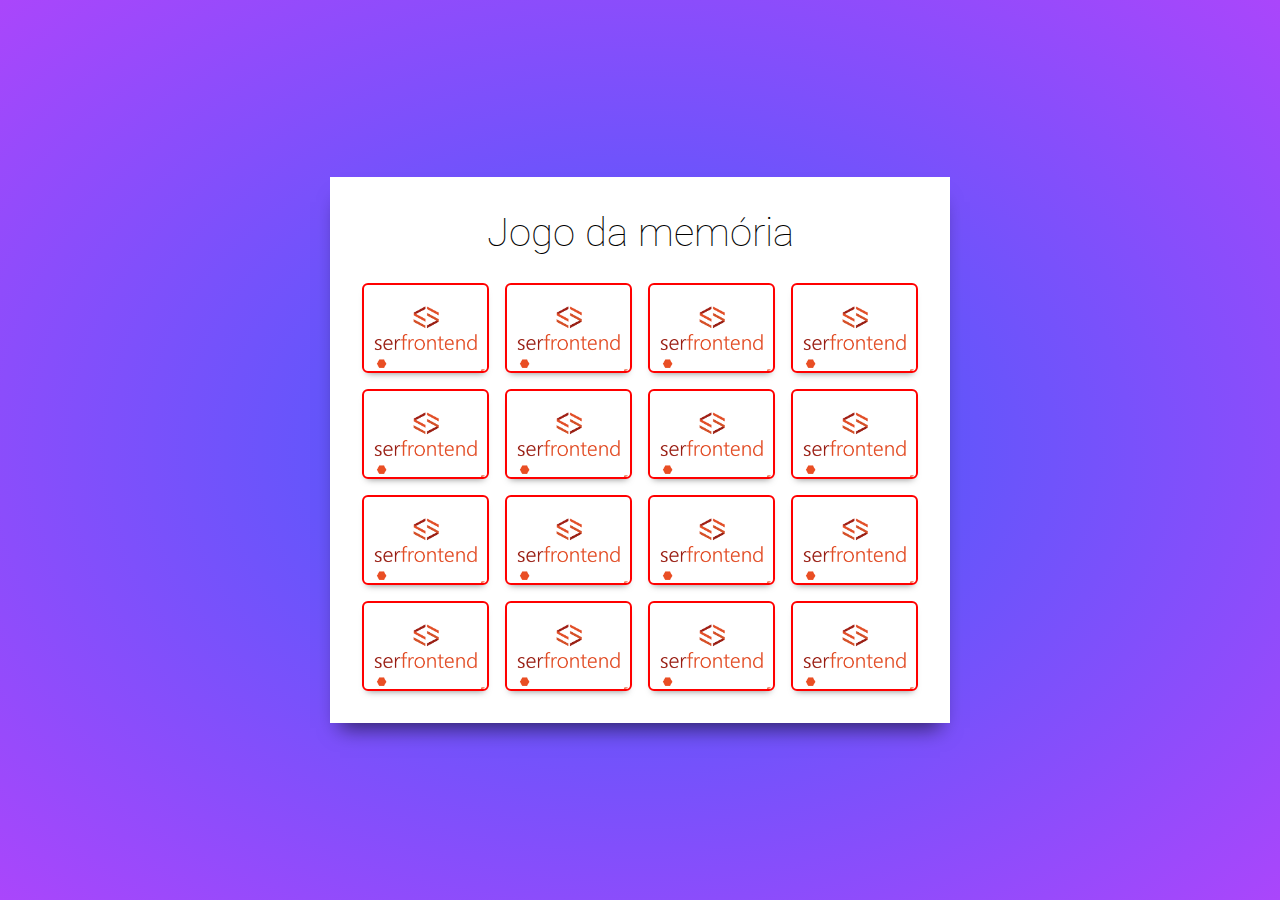
<file: jogo_da_memoria/index.html>
<!DOCTYPE html>
<html lang="pt-br">
<head>
    <meta charset="UTF-8">
    <meta name="viewport" content="width=device-width, initial-scale=1.0">
    <title>Document</title>

    <link rel="preconnect" href="https://fonts.gstatic.com">
    <link rel="stylesheet" href="https://fonts.googleapis.com/css2?family=Roboto:wght@100&display=swap">
    <link rel="stylesheet" href="estilo.css">
</head>
<body>
    <main>
       <h1>Jogo da memória</h1>
       
       <div class="controls">
        <input type="checkbox"  id="check1">
        <input type="checkbox"  id="check2">
        <input type="checkbox"  id="check3">
        <input type="checkbox"  id="check4">
        <input type="checkbox"  id="check5">
        <input type="checkbox"  id="check6">
        <input type="checkbox"  id="check7">
        <input type="checkbox"  id="check8">
        <input type="checkbox"  id="check9">
        <input type="checkbox"  id="check10">
        <input type="checkbox"  id="check11">
        <input type="checkbox"  id="check12">
        <input type="checkbox"  id="check13">
        <input type="checkbox"  id="check14">
        <input type="checkbox"  id="check15">
        <input type="checkbox"  id="check16">

       </div>

       <div class="game">
        <label for="check1" class="card card1">
            <img src="img/06.jpg" alt="card6" class="card-front">
            <img src="img/back.png" alt="card memory" class="card-back">
        </label>

        <label for="check2" class="card card2">
            <img src="img/01.png" alt="card1" class="card-front">
            <img src="img/back.png" alt="card memory" class="card-back">
        </label>

        <label for="check3" class="card card3">
            <img src="img/03.jpg" alt="card3" class="card-front">
            <img src="img/back.png" alt="card memory" class="card-back">
        </label>

        
        <label for="check4" class="card card4">
            <img src="img/07.jpg" alt="card7" class="card-front">
            <img src="img/back.png" alt="card memory" class="card-back">
        </label>

        
        <label for="check5" class="card card5">
            <img src="img/01.png" alt="card1" class="card-front">
            <img src="img/back.png" alt="card memory" class="card-back">
        </label>

        
        <label for="check6" class="card card6">
            <img src="img/02.jpg" alt="card2" class="card-front">
            <img src="img/back.png" alt="card memory" class="card-back">
        </label>

        <label for="check7" class="card card7">
            <img src="img/08.jpg" alt="card2" class="card-front">
            <img src="img/back.png" alt="card memory" class="card-back">
        </label>

        <label for="check8" class="card card8">
            <img src="img/02.jpg" alt="card2" class="card-front">
            <img src="img/back.png" alt="card memory" class="card-back">
        </label>

        <label for="check9" class="card card9">
            <img src="img/04.png" alt="card2" class="card-front">
            <img src="img/back.png" alt="card memory" class="card-back">
        </label>

        <label for="check10" class="card card10">
            <img src="img/04.png" alt="card2" class="card-front">
            <img src="img/back.png" alt="card memory" class="card-back">
        </label>

        <label for="check11" class="card card11">
            <img src="img/03.jpg" alt="card3" class="card-front">
            <img src="img/back.png" alt="card memory" class="card-back">
        </label>

        <label for="check12" class="card card12">
            <img src="img/05.png" alt="card5" class="card-front">
            <img src="img/back.png" alt="card memory" class="card-back">
        </label>

        <label for="check13" class="card card13">
            <img src="img/04.png" alt="card2" class="card-front">
            <img src="img/back.png" alt="card memory" class="card-back">
        </label>

        <label for="check14" class="card card14">
            <img src="img/07.jpg" alt="card2" class="card-front">
            <img src="img/back.png" alt="card memory" class="card-back">
        </label>

        <label for="check15" class="card card15">
            <img src="img/05.png" alt="card2" class="card-front">
            <img src="img/back.png" alt="card memory" class="card-back">
        </label>

        <label for="check16" class="card card16">
            <img src="img/08.jpg" alt="card2" class="card-front">
            <img src="img/back.png" alt="card memory" class="card-back">
        </label>
       
       
       </div>
    </main>
</body>
</html>
</file>
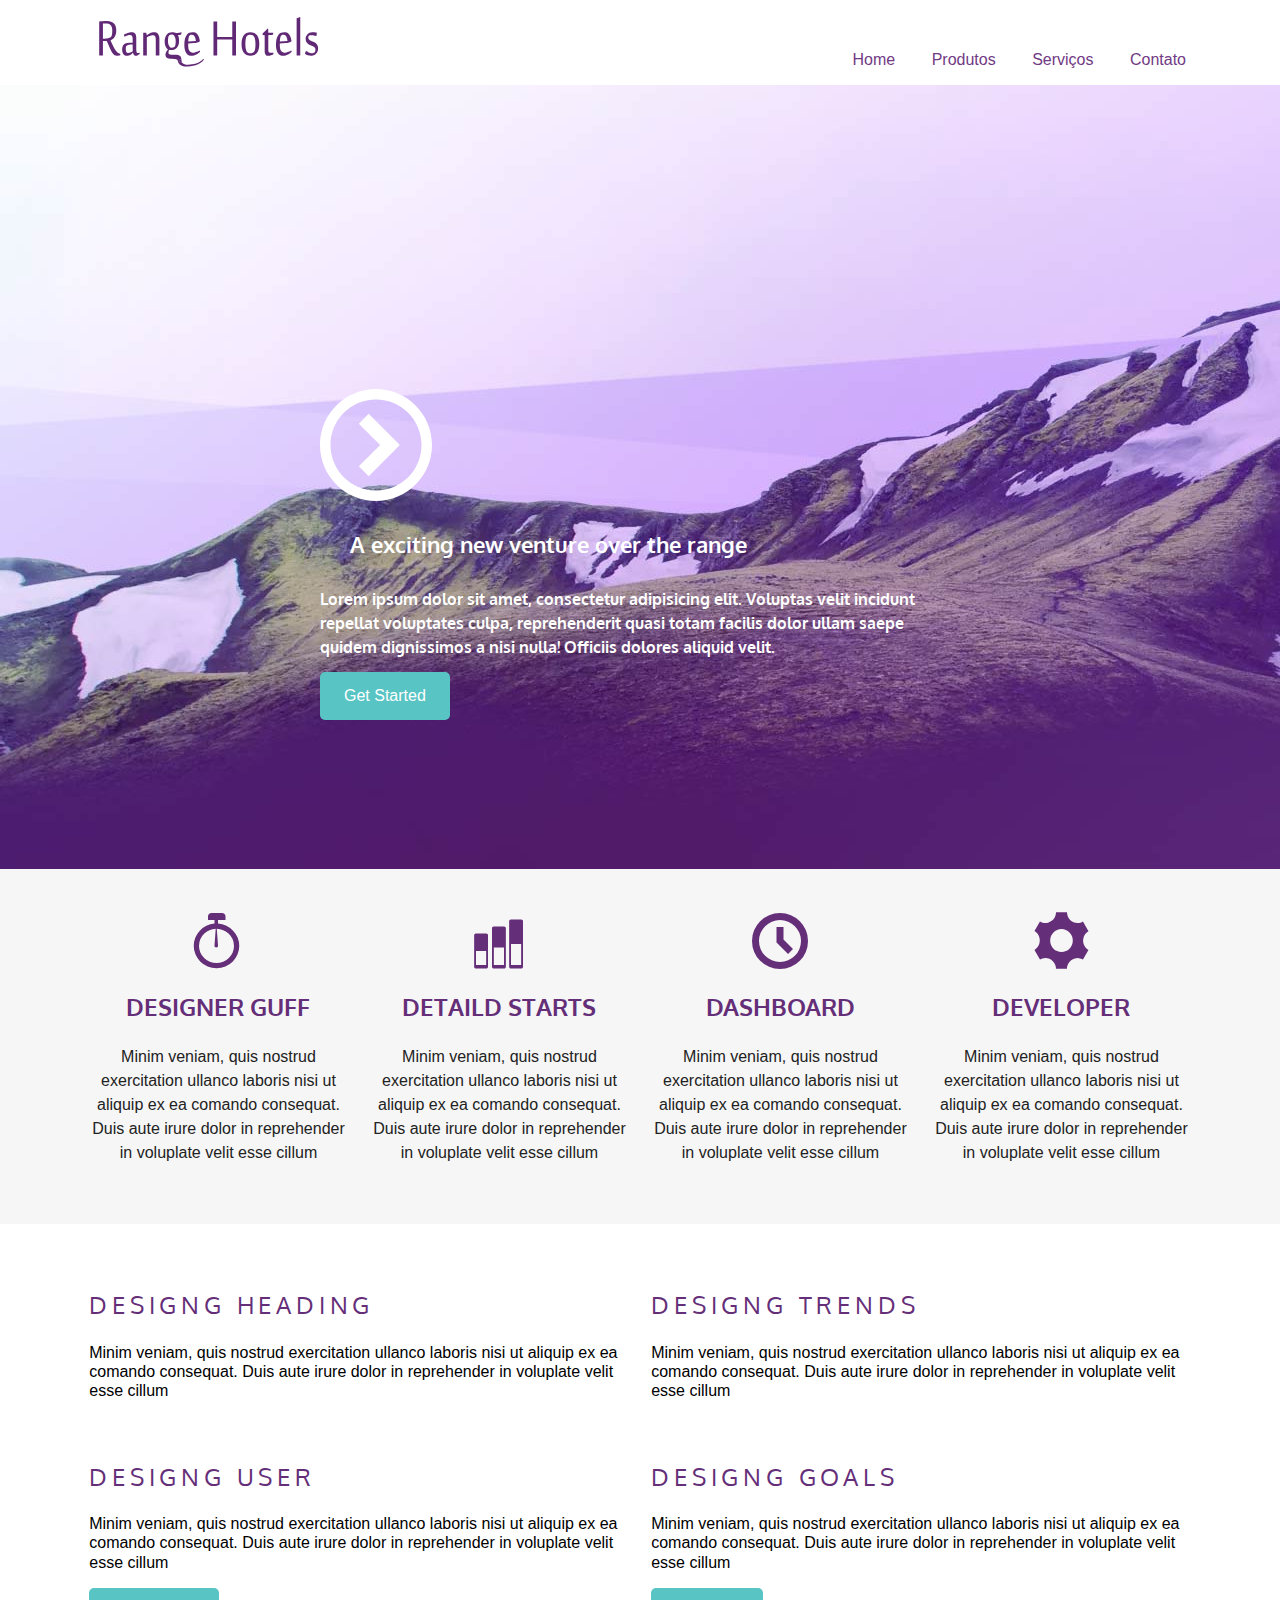
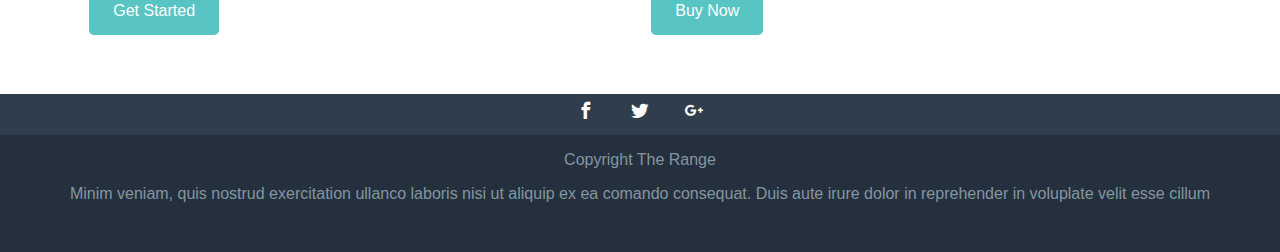
<file: projeto_angels/index.html>
<!DOCTYPE html>
<html lang="pt-br">
<head>
    <meta charset="UTF-8">
    <meta name="viewport" content="width=device-width, initial-scale=1.0">
    <title>Range Hotels</title>
    <link rel="stylesheet" href="icomoon/style.css">
    <link rel="stylesheet" href='http://fonts.googleapis.com/css?family=Oxygen:400,300,700' type="text/css">
    <link rel="stylesheet" href="css/necolas.github.io_normalize.css_8.0.1_normalize.css">
    <link rel="stylesheet" href="style.css">
</head>
<body>
    <header class="top-header clearfix">
        <div class="maxwidth">
         <img src="images/logo_mob.svg" alt="logo tipo range Hotels" class="top-header-logo">

         <nav class="top-nav">
            <ul>
                <li> <a href="#">Home</a> </li>
                <li> <a href="#">Produtos</a> </li>
                <li> <a href="#">Serviços</a> </li>
                <li> <a href="#">Contato</a> </li>
            </ul>
         </nav>
        </div>
    </header>

    <section class="top-content">
        <div class="maxwidth">
        <div class="icon-play"> 
            <img src="images/icon_play.svg" alt="">
        </div>
        <h1 class="top-content-title"> A exciting new venture over the range</h1>
        <h2 class="top-content-subtitle">Lorem ipsum dolor sit amet, consectetur adipisicing elit. Voluptas velit incidunt repellat voluptates culpa, reprehenderit quasi totam facilis dolor ullam saepe quidem dignissimos a nisi nulla! Officiis dolores aliquid velit.</h2>
        <a href="#" class="button">Get Started</a>
    </div>
    </section>

    <section class="middle-content row">
        <div class="maxwidth">

        <article class="col-1-4">
            <span class="icon-stopwatch"></span>
            <h3  class="middle-content-title">Designer Guff</h3>
            <p>Minim veniam, quis nostrud exercitation ullanco laboris nisi ut aliquip ex ea comando consequat. Duis aute irure dolor in reprehender in voluplate velit esse cillum</p>
        </article>

        <article class="col-1-4" >
            <span class="icon-stats-bars2"></span>
            <h3 class="middle-content-title" >Detaild Starts</h3>
            <p>Minim veniam, quis nostrud exercitation ullanco laboris nisi ut aliquip ex ea comando consequat. Duis aute irure dolor in reprehender in voluplate velit esse cillum</p>
        </article>

        <article class="col-1-4" >
            <span class="icon-clock"></span>
            <h3 class="middle-content-title" >Dashboard</h3>
            <p>Minim veniam, quis nostrud exercitation ullanco laboris nisi ut aliquip ex ea comando consequat. Duis aute irure dolor in reprehender in voluplate velit esse cillum</p>
        </article>

        <article class="col-1-4" >
            <span class="icon-cog"></span>
            <h3 class="middle-content-title" >Developer</h3>
            <p>Minim veniam, quis nostrud exercitation ullanco laboris nisi ut aliquip ex ea comando consequat. Duis aute irure dolor in reprehender in voluplate velit esse cillum</p>
        </article>
        </div>

    </section>

    <section class="main-content row">
        <div class="maxwidth">

        <article class="main-content-article col-1-2">
            <h3 class="main-content-title" >Designg Heading</h3>
            <p>Minim veniam, quis nostrud exercitation ullanco laboris nisi ut aliquip ex ea comando consequat. Duis aute irure dolor in reprehender in voluplate velit esse cillum</p>
        </article>

        <article class="main-content-article col-1-2" >
            <h3 class="main-content-title" >Designg Trends</h3>
            <p>Minim veniam, quis nostrud exercitation ullanco laboris nisi ut aliquip ex ea comando consequat. Duis aute irure dolor in reprehender in voluplate velit esse cillum</p>
        </article>

        <article class="main-content-article clearfix col-1-2">
            <h3 class="main-content-title" >Designg User</h3>
            <p>Minim veniam, quis nostrud exercitation ullanco laboris nisi ut aliquip ex ea comando consequat. Duis aute irure dolor in reprehender in voluplate velit esse cillum</p>

            <a href="#" class="button">Get Started</a>
        </article>
        
        <article class="main-content-article clearfix col-1-2">
            <h3 class="main-content-title" >Designg Goals</h3>
            <p>Minim veniam, quis nostrud exercitation ullanco laboris nisi ut aliquip ex ea comando consequat. Duis aute irure dolor in reprehender in voluplate velit esse cillum</p>

            <a href="#" class="button">Buy Now</a>
        </article>
        </div>
    </section>

    <footer class="footer">
        <ul class="footer-menushare">
            <li><a href="#" class="icon-facebook"><span class="hidden">Facebook</span> </a></li>
            <li><a href="#" class="icon-twitter"><span class="hidden">Twitter</span> </a></li>
            <li><a href="#" class="icon-google-plus"><span class="hidden">Google Plus</span> </a></li>
          
        </ul>

        <p>Copyright The Range</p>
        <p>Minim veniam, quis nostrud exercitation ullanco laboris nisi ut aliquip ex ea comando consequat. Duis aute irure dolor in reprehender in voluplate velit esse cillum</p>
    </footer>

    
</body>
</html>
</file>
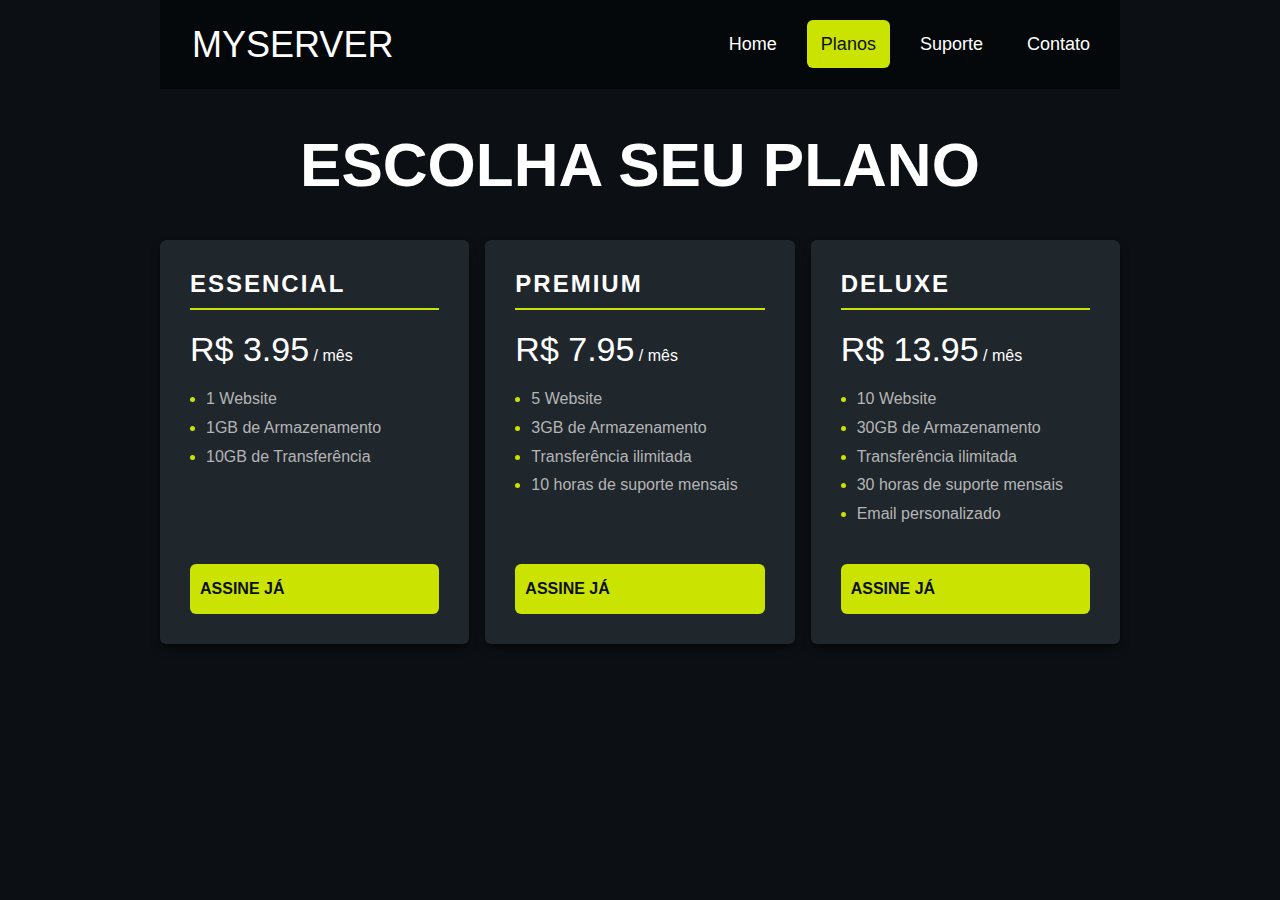
<file: projeto_price_card/index.html>
<!DOCTYPE html>
<html lang="pt-br">
<head>
    <meta charset="UTF-8">
    <meta name="viewport" content="width=device-width, initial-scale=1.0">
    <link rel="stylesheet" href="estilo.css">
    <title>Projeto price</title>
</head>
<body>
    <header class="header">
        <div class="header__logo">MyServer</div>
        <nav class="header__nav">
            <ul>
                <li><a href="#">Home</a></li>
                <li><a href="#" class="header__nav--active">Planos</a></li>
                <li><a href="#">Suporte</a></li>
                <li><a href="#">Contato</a></li>
            </ul>
        </nav>
    </header>

    <h1 class="main-title">Escolha seu plano</h1>

    <section class="pricing">
        <div class="pricing-plan">
            <h2 class="pricing-plan__title">Essencial</h2>
            <p> <span class="pricing-plan__price">R$ 3.95</span> / mês</p>
            <ul class="pricing-plan__features">
                <li>1 Website</li>
                <li>1GB de Armazenamento</li>
                <li>10GB de Transferência</li>
            </ul>
            <a href="#" class="pricing-plan__cta">Assine já</a>
        </div>

        <div class="pricing-plan">
            <h2 class="pricing-plan__title">Premium</h2>
            <p> <span class="pricing-plan__price">R$ 7.95</span> / mês</p>
            <ul class="pricing-plan__features">
                <li>5 Website</li>
                <li>3GB de Armazenamento</li>
                <li>Transferência ilimitada</li>
                <li>10 horas de suporte mensais</li>
            </ul>
            <a href="#" class="pricing-plan__cta">Assine já</a>
        </div>

        <div class="pricing-plan">
            <h2 class="pricing-plan__title">Deluxe</h2>
            <p> <span class="pricing-plan__price">R$ 13.95</span> / mês</p>
            <ul class="pricing-plan__features">
                <li>10 Website</li>
                <li>30GB de Armazenamento</li>
                <li>Transferência ilimitada</li>
                <li>30 horas de suporte mensais</li>
                <li>Email personalizado</li>
            </ul>
            <a href="#" class="pricing-plan__cta">Assine já</a>
        </div>
    </section>
</body>
</html>
</file>
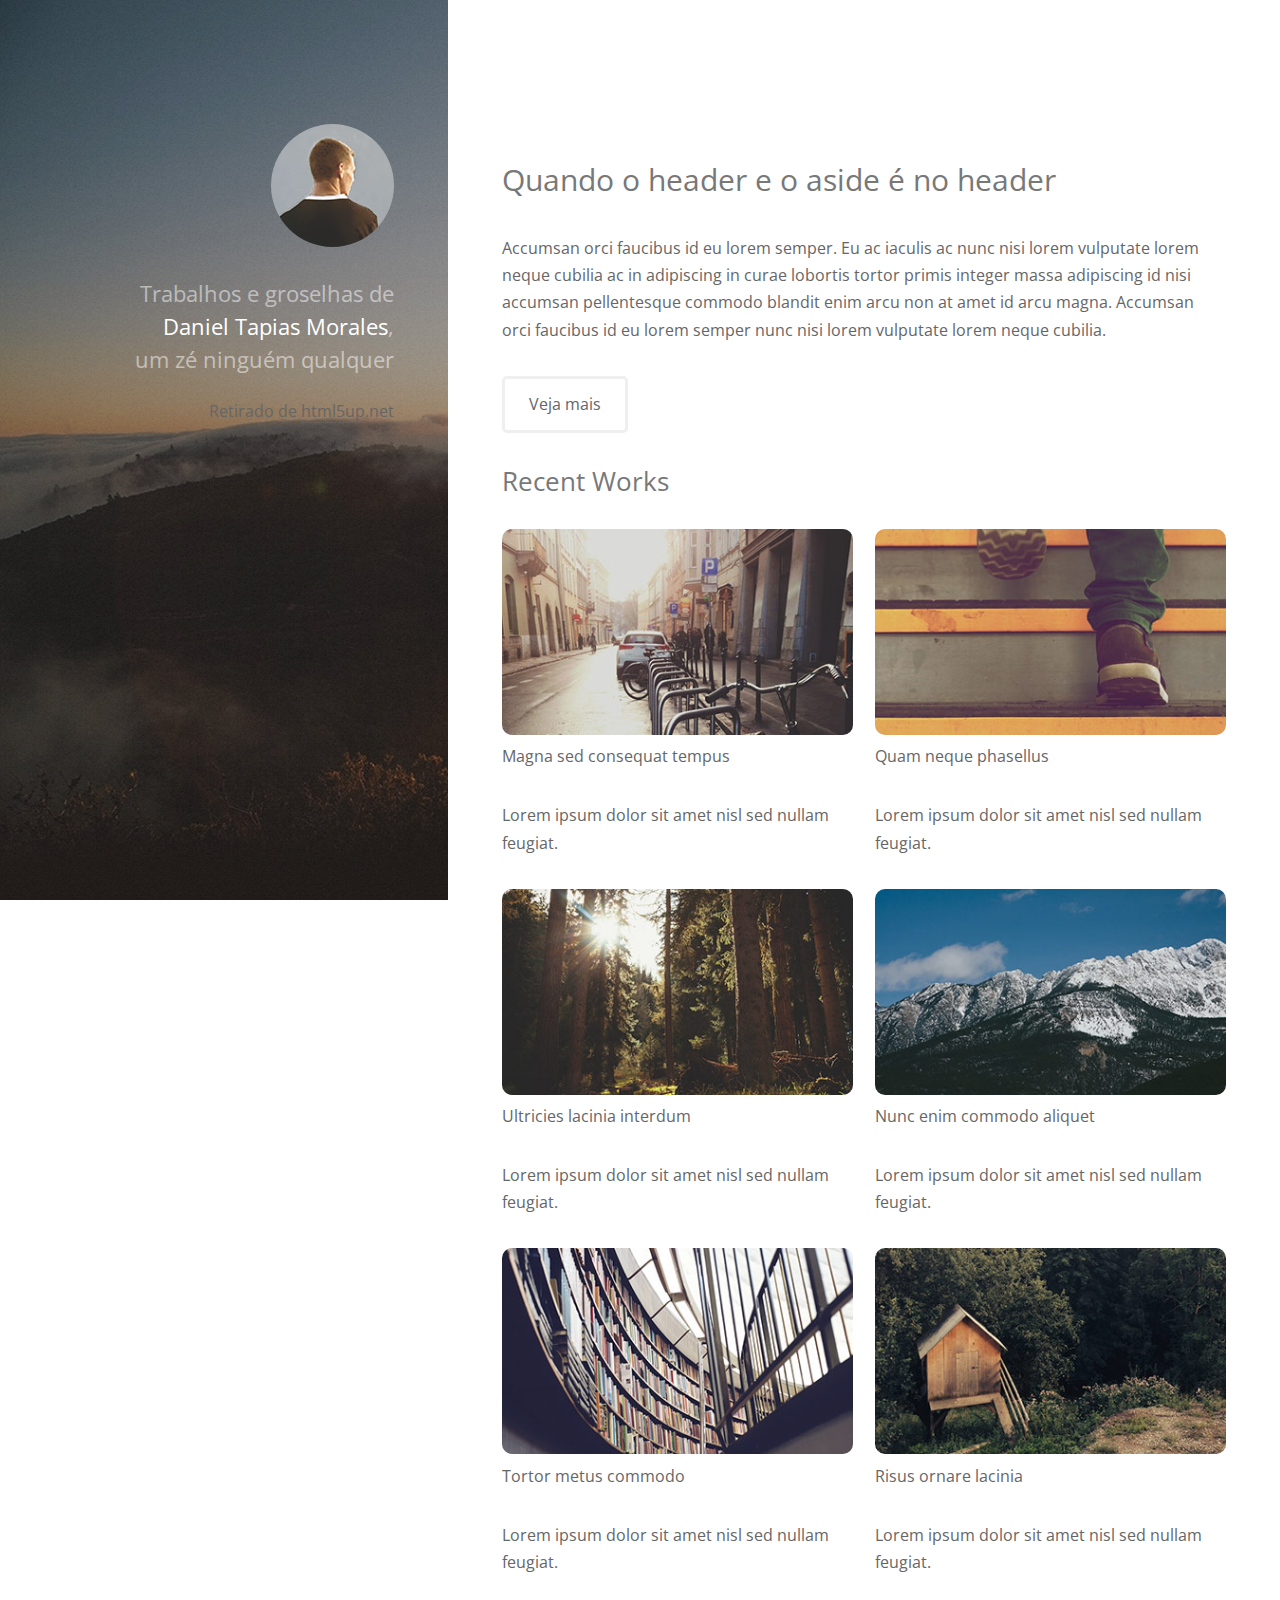
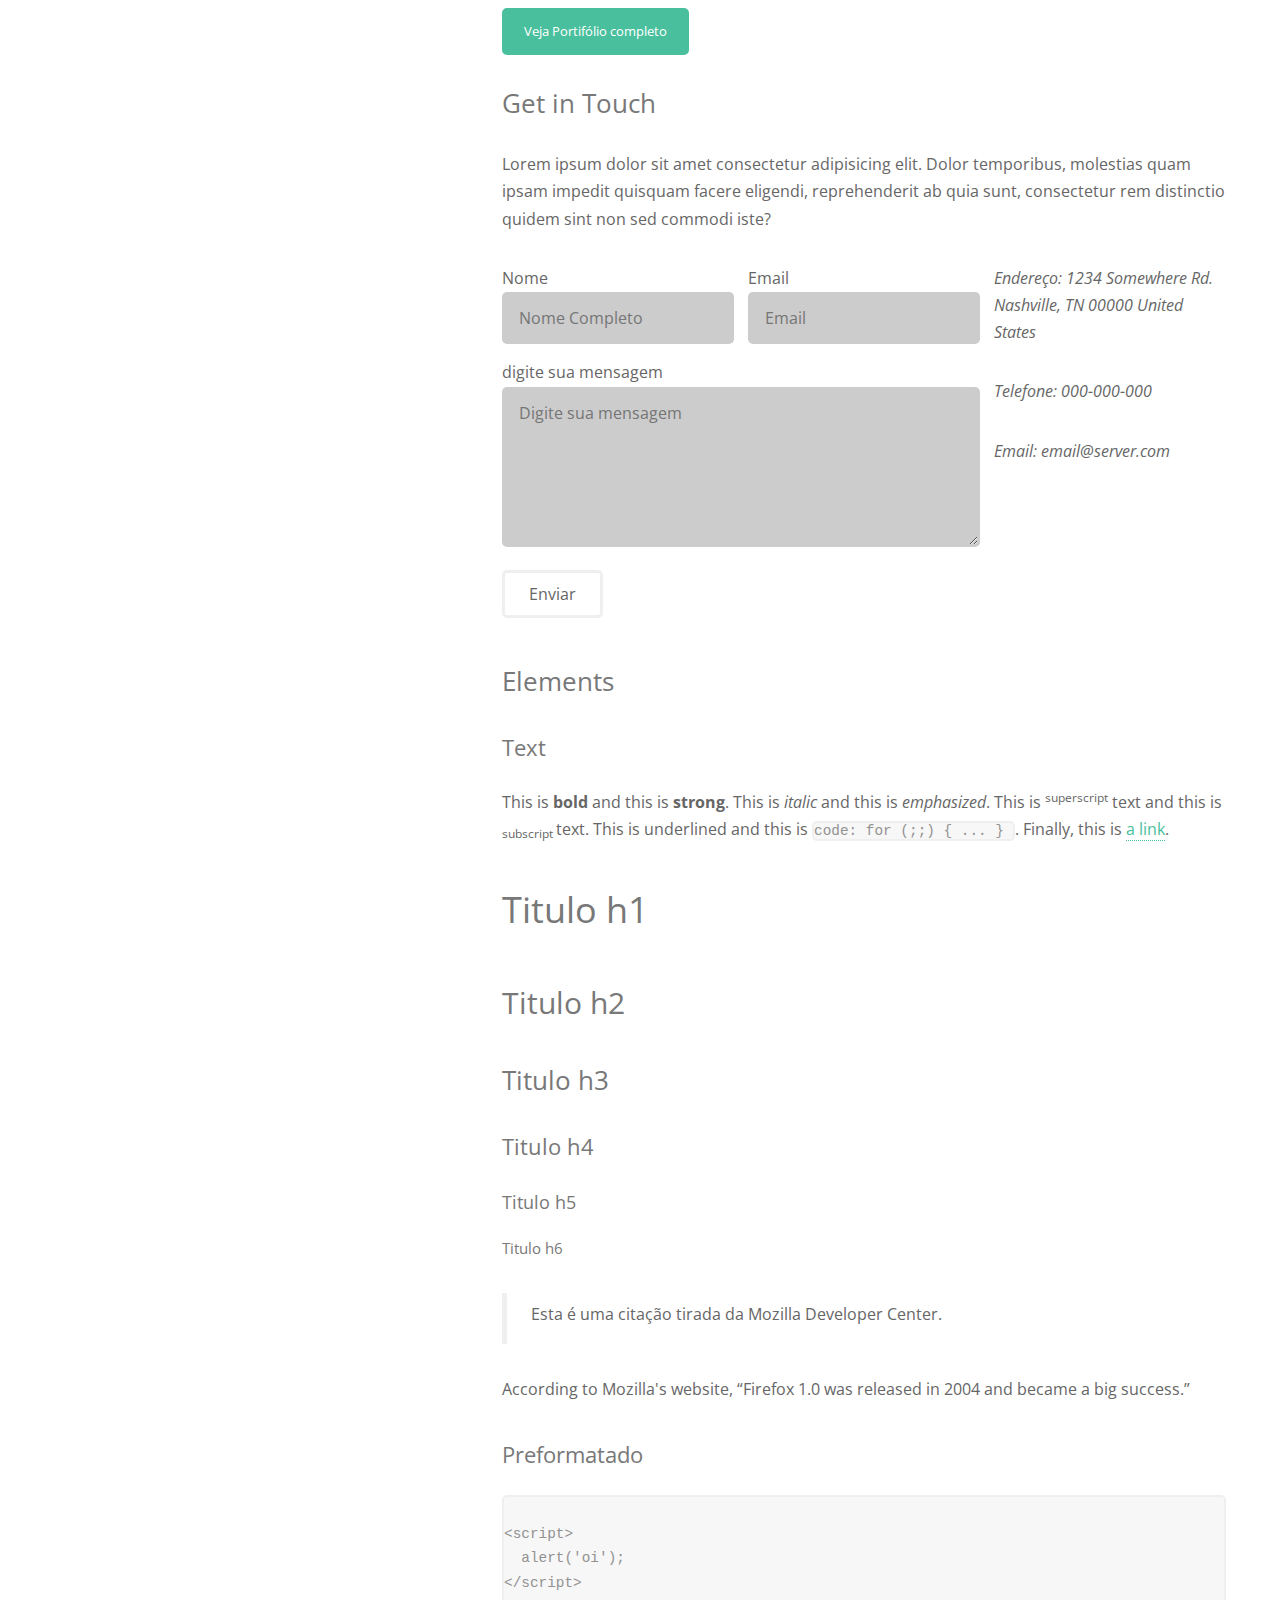
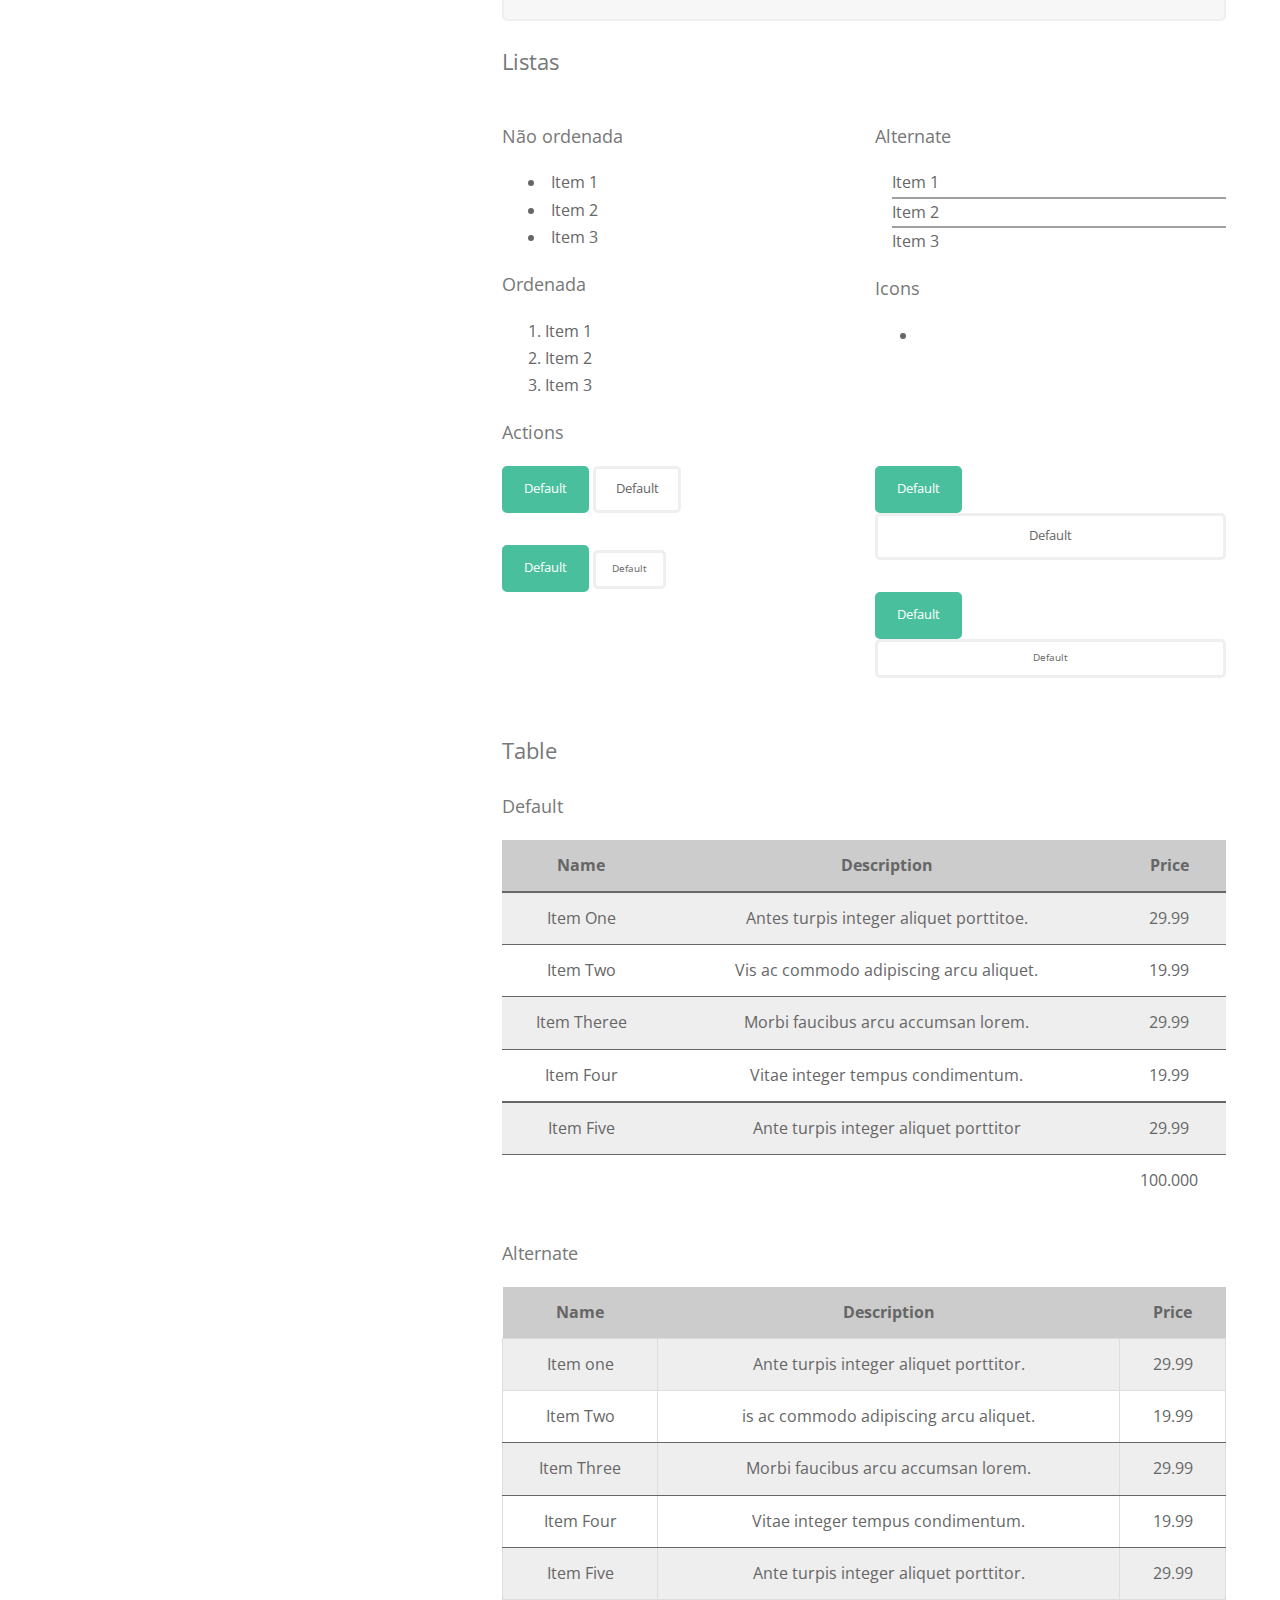
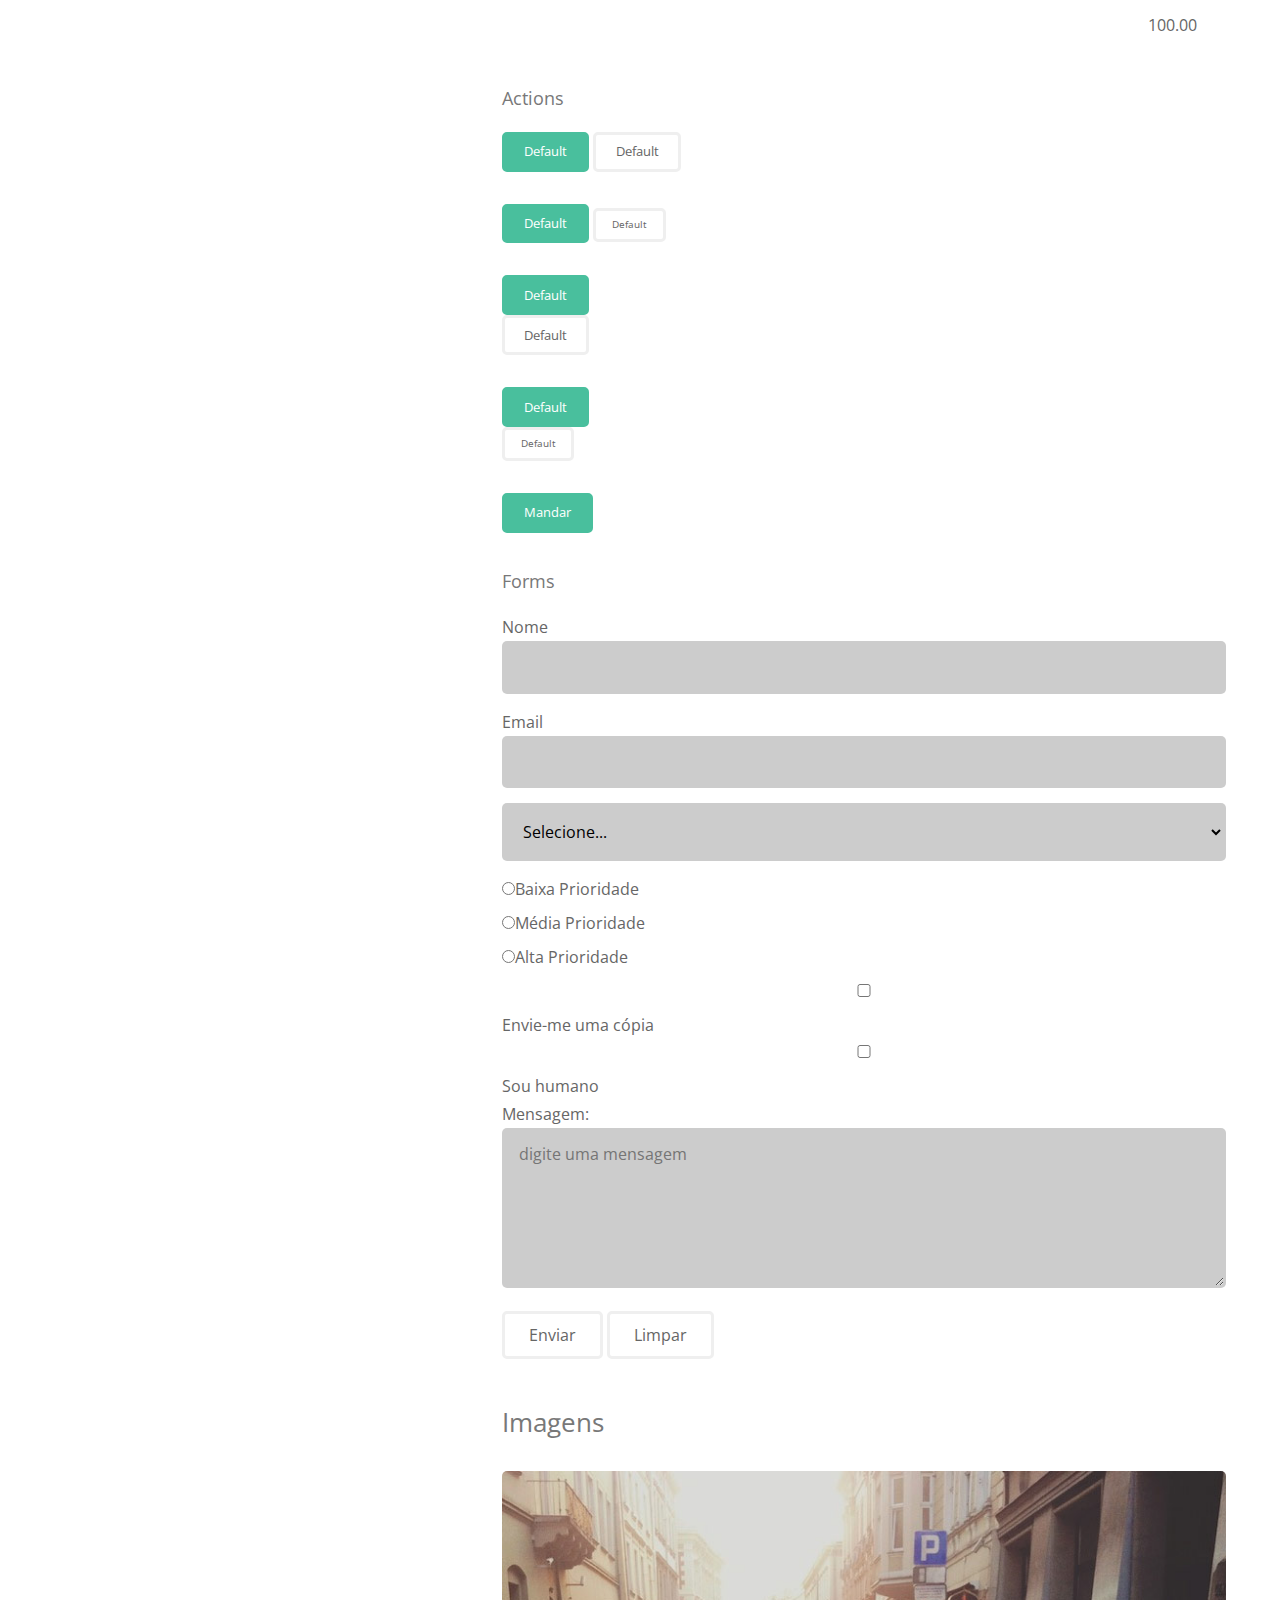
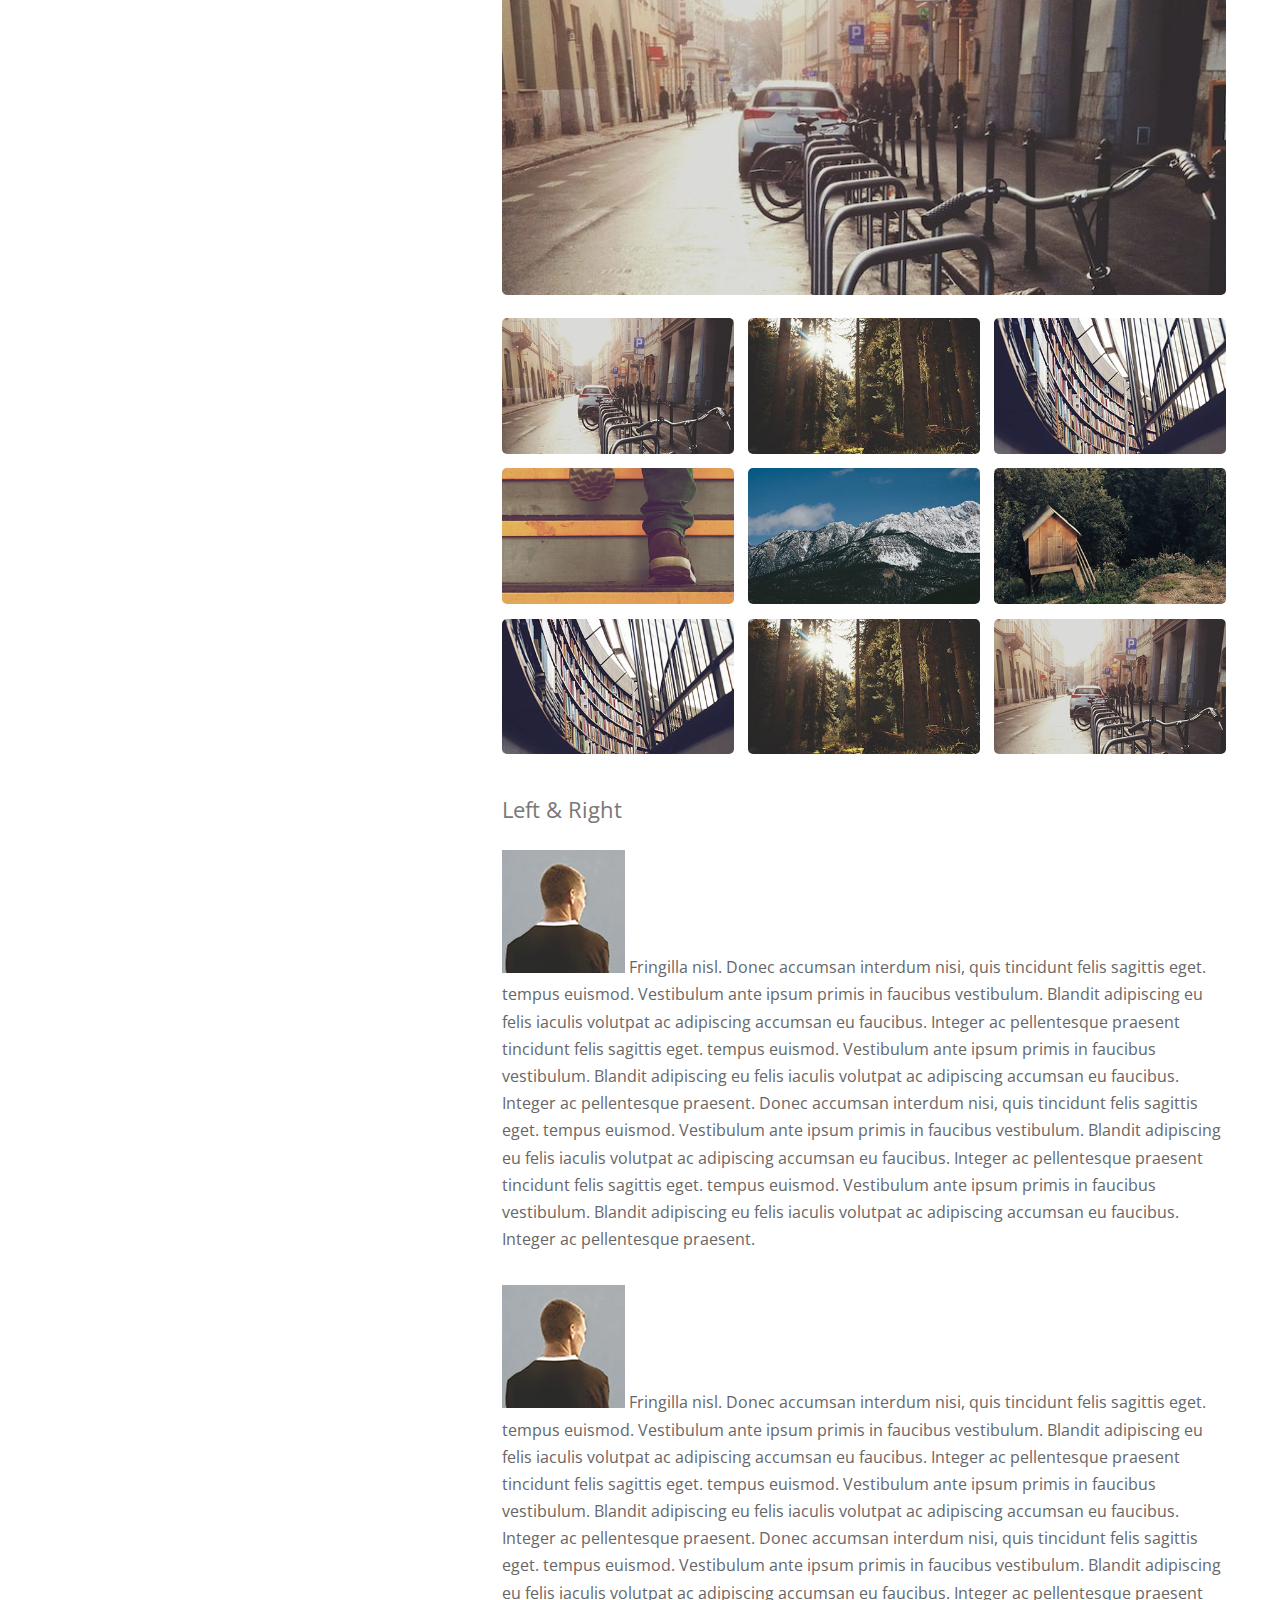
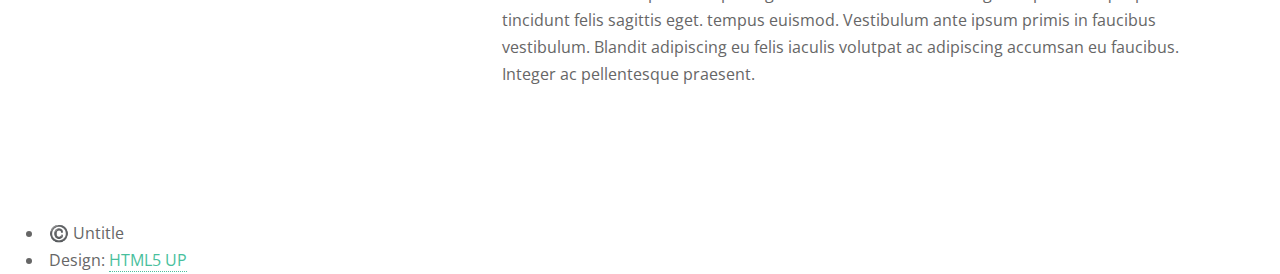
<file: projeto_strata/index.html>
<!DOCTYPE html>
<html lang="pt-br">
<head>
    <meta charset="UTF-8">
    <meta name="viewport" content="width=device-width, initial-scale=1.0">
    <title>Projeto Strata</title>

  <link rel="stylesheet" href="https://fonts.googleapis.com/css?family=Open+Sans">
  
    <link rel="stylesheet" href="necolas.github.io_normalize.css_8.0.1_normalize.css">
    <link rel="stylesheet" href="style.css">

   
</head>
<body>
    <header class="main-header">
        <a href="index.html" class="main-header-link imagem-link">
            <img src="avatar.jpg" alt="texto qualquer">
        </a>
        <h1 class="main-header-title">
            Trabalhos e groselhas de <br>
            <strong>Daniel Tapias Morales</strong>,<br>
            um zé ninguém qualquer <br>
          
        </h1>
        <p>
          Retirado de <a href="http://html5up.net" class="main-header-link">html5up.net</a>
        </p>
    </header>
    <main class="main-content">
        <section class="main-content-section">

            <h2>Quando o header e o aside é no header</h2>
            <p>Accumsan orci faucibus id eu lorem semper. Eu ac iaculis ac nunc nisi lorem vulputate lorem neque cubilia ac in adipiscing in curae lobortis tortor primis integer massa adipiscing id nisi accumsan pellentesque commodo blandit enim arcu non at amet id arcu magna. Accumsan orci faucibus id eu lorem semper nunc nisi lorem vulputate lorem neque cubilia.
            </p>
            <a href="#" title="Veja mais" class="button-default button-default-stroke button-default-big">Veja mais</a>
        </section>

        <section class="main-content-section">
            <h3>Recent Works</h3>

            <div class="row">
              <div class="col-2">
            

            

             <article class="recent-works-card">
                <a class="imagem-link" href="fulls/01.jpg">
                  <img src="thumbs/01.jpg" alt="Carro e bikes parados">  
                </a>
                <p class="recent-works-card-title">Magna sed consequat tempus</p>
                <p>Lorem ipsum dolor sit amet nisl sed nullam feugiat.</p>

             </article>

             <article class="recent-works-card">
                <a class="imagem-link" href="fulls/02.jpg">
                  <img src="thumbs/02.jpg" alt="Carro e bikes parados">  
                </a>
                <p class="recent-works-card-title">Ultricies lacinia interdum</p>
                <p>Lorem ipsum dolor sit amet nisl sed nullam feugiat.</p>

             </article>

             <article class="recent-works-card">
                <a class="imagem-link" href="fulls/03.jpg">
                  <img src="thumbs/03.jpg" alt="Carro e bikes parados">  
                </a>
                <p class="recent-works-card-title">Tortor metus commodo</p>
                <p>Lorem ipsum dolor sit amet nisl sed nullam feugiat.</p>

             </article>
            </div>

             <div class="col-2">

             <article class="recent-works-card">
                <a class="imagem-link" href="fulls/04.jpg">
                  <img src="thumbs/04.jpg" alt="Carro e bikes parados">  
                </a>
                <p class="recent-works-card-title">Quam neque phasellus
                </p>
                <p>Lorem ipsum dolor sit amet nisl sed nullam feugiat.</p>

             </article>

             <article class="recent-works-card">
                <a class="imagem-link" href="fulls/05.jpg">
                  <img src="thumbs/05.jpg" alt="Carro e bikes parados">  
                </a>
                <p class="recent-works-card-title">Nunc enim commodo aliquet</p>
                <p>Lorem ipsum dolor sit amet nisl sed nullam feugiat.</p>

             </article>

             <article class="recent-works-card">
                <a class="imagem-link" href="fulls/06.jpg">
                  <img src="thumbs/06.jpg" alt="Carro e bikes parados">  
                </a>
                <p class="recent-works-card-title">Risus ornare lacinia</p>
                <p>Lorem ipsum dolor sit amet nisl sed nullam feugiat.</p>

             </article>
            </div>
         </div>
            

             <a href="#" title="Veja mais" class="button-default">Veja Portifólio completo</a>
        
        </section>   
        
        <section class="main-content-section">
          <h3>Get in Touch</h3>

          <p>Lorem ipsum dolor sit amet consectetur adipisicing elit. Dolor temporibus, molestias quam ipsam impedit quisquam facere eligendi, reprehenderit ab quia sunt, consectetur rem distinctio quidem sint non sed commodi iste?</p>

          <div class="row">
            <div class="col-2-3">
              <form action="#" method="post">
                <div class="row">
                  <div class="col-2">
                   <label for="nome">Nome</label>
                   <input placeholder="Nome Completo" type="text" name="nome" id="nome">
                </div>
                <div class="col-2">
                   <label for="email">Email</label>
                   <input placeholder="Email" type="text" name="email" id="email">
                 </div>
              </div>
    
                <label for="mensagem">digite sua mensagem</label>
               <textarea name="mensagem" id="mensagem" cols="30" rows="10" placeholder="Digite sua mensagem"></textarea>
    
               <input type="submit" value="Enviar" class="button-default button-default-stroke button-default-big">
    
              </form>

            </div>

            <div class="col-1-3">
              <address>

                <p>
                  <span>Endereço:</span>
                  1234 Somewhere Rd. Nashville, TN 00000 United States
    
                </p>
    
                <p>
                  <span>Telefone:</span>
                  000-000-000
                </p>
    
                <p>
                  <span>Email:</span>
                  email@server.com
    
    
                </p>
    
              </address>

            </div>
          </div> 

        </section>

        <section class="main-content-section">
          <h3>Elements</h3>

          <h4>Text</h4>
          <p>This is <b>bold</b> and this is <strong>strong</strong>. This is <i>italic</i> and this is <em>emphasized</em>. This is <sup>superscript</sup> text and this is <sub>subscript </sub>  text. This is underlined and this is <code> code: for (;;) { ... } </code>. Finally, this is <a href="#">a link</a>.</p>

          <h1>Titulo h1</h1>
          <h2>Titulo h2</h2>
          <h3>Titulo h3</h3>
          <h4>Titulo h4</h4>
          <h5>Titulo h5</h5>
          <h6>Titulo h6</h6>


          <blockquote cite="http://developer.mozilla.org">
           <p> Esta é uma citação tirada da
            Mozilla Developer Center.</p>
          </blockquote>

          <p>According to Mozilla's website,
            <q
            cite="https://www.mozilla.org/pt-BR/about/history/details/">Firefox 1.0
            was released in 2004 and became a big success.</q></p>

            <h4>Preformatado</h4>
            <pre><code>
&lt;script&gt;
  alert('oi');
&lt;/script&gt;
             </code></pre>

            <h4>Listas</h4>

            <div class="row">
              <div class="col-2">
                <h5>Não ordenada</h5>
                <ul>
                  <li>Item 1</li>
                  <li>Item 2</li>
                  <li>Item 3</li>
                </ul>
    
                <h5>Ordenada</h5>
                <ol>
                  <li>Item 1</li>
                  <li>Item 2</li>
                  <li>Item 3</li>
                </ol>
              </div>

              <div class="col-2">

                <h5>Alternate</h5>
                <ul class="ul-alternate">
                  <li>Item 1</li>
                  <li>Item 2</li>
                  <li>Item 3</li>
                </ul>
    
                <h5>Icons</h5>
                <ul>
                  <li><i class="fa-brands fa-twitter"></i></li>
                  
                </ul>

              </div>

            </div>


            <h5>Actions</h5>
            <div class="row">
              <div class="col-2">
          
              <p>
              <a href="#"  class="button-default">Default</a>
              <a href="#"  class="button-default button-default-stroke">Default</a>

            </p>

            <p>
              <a href="#"  class="button-default button small">Default</a>
              <a href="#"  class="button-default button-default-small button-default-stroke">Default</a>

            </p>
              </div>
              <div class="col-2">

            <p>
              <a href="#"  class="button-default button-full">Default</a>
              <a href="#"  class="button-default button-default-full button-default-stroke">Default</a>

            </p>

            <p>
              <a href="#"  class="button-default button-full button-small">Default</a>
              <a href="#"  class="button-default button-default-full button-default-small 
              button-default-stroke">Default</a>

            </p>
              </div>
            </div> <!--row-->

            <h4>Table</h4>
            <h5>Default</h5>

            <table class="table">
              <thead>
                <tr>
                  <th>Name</th>
                  <th>Description</th>
                  <th>Price</th>
                </tr>
              </thead>
              <tfoot>
                <tr>
                  <td colspan="2"></td>
                  <td>100.000</td>
                </tr>
              </tfoot>
              <tbody>
                <tr>
                  <td>Item One</td>
                  <td>Antes turpis integer aliquet porttitoe.</td>
                  <td>29.99</td>
                </tr>

                <tr>
                  <td>Item Two</td>
                  <td>Vis ac commodo adipiscing arcu aliquet.</td>
                  <td>19.99</td>
                </tr>

                
                <tr>
                  <td>Item Theree</td>
                  <td>Morbi faucibus arcu accumsan lorem.</td>
                  <td>29.99</td>
                </tr>

                <tr>
                  <td>Item Four</td>
                  <td>Vitae integer tempus condimentum.</td>
                  <td>19.99</td>
                </tr>

                <tr>
                  <td>Item Five</td>
                  <td>Ante turpis integer aliquet porttitor</td>
                  <td>29.99</td>
                </tr>
              </tbody>

            </table>

            <h5>Alternate</h5>

            <table class="table table-alternate">
              <thead>
                <tr>
                  <th>Name</th>
                  <th>Description</th>
                  <th>Price</th>
                </tr>
              </thead>
              <tfoot>
                <tr>
                  <td colspan="2"></td>
                  <td>100.00</td>
                </tr>
              </tfoot>
              <tbody>
                <tr>
                  <td>Item one</td>
                  <td>Ante turpis integer aliquet porttitor.</td>
                  <td>29.99</td>
                </tr>

                <tr>
                  <td>Item Two</td>
                  <td>is ac commodo adipiscing arcu aliquet.</td>
                  <td>19.99</td>
                </tr>

                <tr>
                  <td>Item Three</td>
                  <td>Morbi faucibus arcu accumsan lorem.</td>
                  <td>29.99</td>
                </tr>

                <tr>
                  <td>Item Four</td>
                  <td>Vitae integer tempus condimentum.</td>
                  <td>19.99</td>
                </tr>

                <tr>
                  <td>Item Five</td>
                  <td>Ante turpis integer aliquet porttitor.</td>
                  <td>29.99</td>
                </tr>



                

              </tbody>
            </table>

            <h5>Actions</h5>
            <p>
              <button class="button-default">Default</button>
              <button   class="button-default button-default-stroke">Default</button>

            </p>

            <p>
              <button   class="button-default button small">Default</button>
              <button  class="button-default button-default-small button-default-stroke">Default</button>

            </p>

            <p>
              <button  class="button-default button-full">Default</button>
              <button   class="button-default button-default-full button-default-stroke">Default</button>

            </p>

            <p>
              <button   class="button-default button-full button-small">Default</button>
              <button  class="button-default button-default-full button-default-small 
              button-default-stroke">Default</button>
            </p>
            <input type="submit" class="button-default" value="Mandar">

            <h5>Forms</h5>

            <form>
              <label for="name">Nome</label>
              <input type="text" name="name"
              id="name">

              <form action="#" method="post">
                <label for="email">Email</label>
                <input type="email" name="email"
                id="email">

                <select>
                  <option value="0">Selecione...</option> 
                  <option value="1">HTML</option> 
                  <option value="2">CSS</option> 
                  <option value="3">JavaScript</option> 
                </select>

                <label><input type="radio" value="baixa" name="prioridade">Baixa Prioridade</label>
                <label><input type="radio" value="media" name="prioridade">Média Prioridade</label>
                <label><input type="radio" value="alta" name="prioridade">Alta Prioridade</label>

                <label> <input type="checkbox" name="copy" value="1">Envie-me uma cópia</label>
                <label> <input type="checkbox" name="human" value="1">Sou humano</label>

                <label for="msg">Mensagem:</label>
                <textarea placeholder="digite uma mensagem" name="" id="msg" cols="30" rows="10"></textarea>

                <input type="submit" class="button-default button-default-big button-default-stroke"
                value="Enviar">
                <input type="reset" class="button-default button-default-stroke button-default-big"
                value="Limpar">

            </form>
        </section>

        <section class="main-content-section">
          <h3>Imagens</h3>

          <div class="gallery-img">
            <img src="fulls/01.jpg" alt="">

          </div>

          <div class="gallery-thumb row">
            <img class="col-1-3" src="thumbs/01.jpg" alt="">
            <img class="col-1-3" src="thumbs/02.jpg" alt="">
            <img class="col-1-3" src="thumbs/03.jpg" alt="">
            <img class="col-1-3" src="thumbs/04.jpg" alt="">
            <img class="col-1-3" src="thumbs/05.jpg" alt="">
            <img class="col-1-3" src="thumbs/06.jpg" alt="">
            <img class="col-1-3" src="thumbs/03.jpg" alt="">
            <img class="col-1-3" src="thumbs/02.jpg" alt="">
            <img class="col-1-3" src="thumbs/01.jpg" alt="">

          </div>

          <h4>Left &amp; Right</h4>

          <p>

            <img src="avatar.jpg" alt="" class="img-left"> Fringilla nisl. Donec accumsan interdum nisi, quis tincidunt felis sagittis eget. tempus euismod. Vestibulum ante ipsum primis in faucibus vestibulum. Blandit adipiscing eu felis iaculis volutpat ac adipiscing accumsan eu faucibus. Integer ac pellentesque praesent tincidunt felis sagittis eget. tempus euismod. Vestibulum ante ipsum primis in faucibus vestibulum. Blandit adipiscing eu felis iaculis volutpat ac adipiscing accumsan eu faucibus. Integer ac pellentesque praesent. Donec accumsan interdum nisi, quis tincidunt felis sagittis eget. tempus euismod. Vestibulum ante ipsum primis in faucibus vestibulum. Blandit adipiscing eu felis iaculis volutpat ac adipiscing accumsan eu faucibus. Integer ac pellentesque praesent tincidunt felis sagittis eget. tempus euismod. Vestibulum ante ipsum primis in faucibus vestibulum. Blandit adipiscing eu felis iaculis volutpat ac adipiscing accumsan eu faucibus. Integer ac pellentesque praesent.

          </p>

          <p>
          
            <img src="avatar.jpg" alt="" class="img-right"> Fringilla nisl. Donec accumsan interdum nisi, quis tincidunt felis sagittis eget. tempus euismod. Vestibulum ante ipsum primis in faucibus vestibulum. Blandit adipiscing eu felis iaculis volutpat ac adipiscing accumsan eu faucibus. Integer ac pellentesque praesent tincidunt felis sagittis eget. tempus euismod. Vestibulum ante ipsum primis in faucibus vestibulum. Blandit adipiscing eu felis iaculis volutpat ac adipiscing accumsan eu faucibus. Integer ac pellentesque praesent. Donec accumsan interdum nisi, quis tincidunt felis sagittis eget. tempus euismod. Vestibulum ante ipsum primis in faucibus vestibulum. Blandit adipiscing eu felis iaculis volutpat ac adipiscing accumsan eu faucibus. Integer ac pellentesque praesent tincidunt felis sagittis eget. tempus euismod. Vestibulum ante ipsum primis in faucibus vestibulum. Blandit adipiscing eu felis iaculis volutpat ac adipiscing accumsan eu faucibus. Integer ac pellentesque praesent.

          </p>
        </section>



    </main>
    <footer class="main-footer"></footer> 

    <ul class="ul-icons">
      <li><a href="#" class="inco-link"><i class="fab fa-twitter"></i></a></li>
      <li><a href="#" class="inco-link"><i class="fab fa-facebook-square"></i></a></li>
    </ul>
    <ul class="copyright">
      <li>©️ Untitle</li><li>Design: <a href="http://html5up.net">HTML5 UP</a></li>

    </ul>







</body>
</html>
</file>
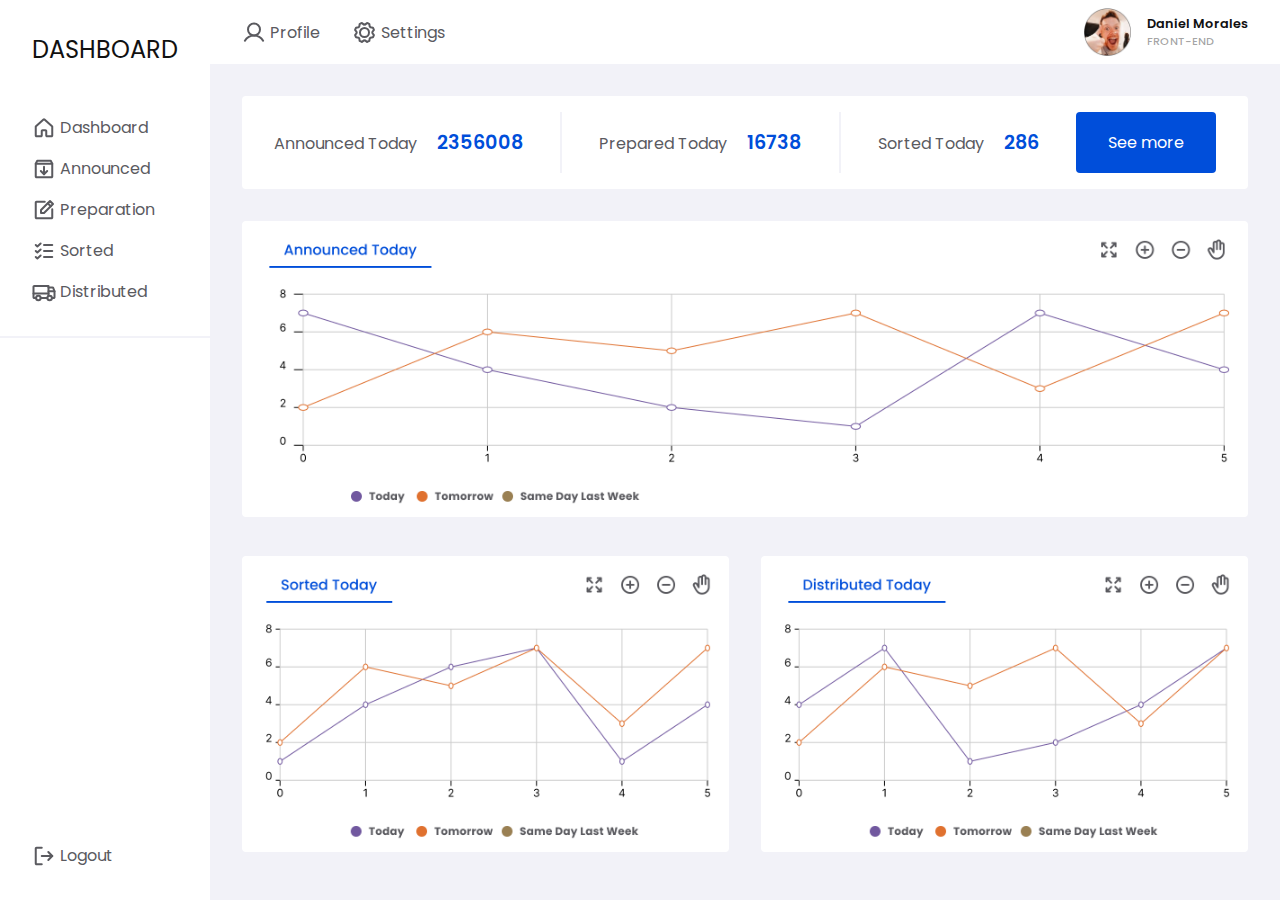
<file: projetoDashboard/index.html>
<!DOCTYPE html>
<html lang="pt-br">

<head>
    <meta charset="UTF-8">
    <meta name="viewport" content="width=device-width, initial-scale=1.0">
    <title>Projeto Dashboard</title>
    <link rel="preconnect" href="https://fonts.googleapis.com">
    <link rel="preconnect" href="https://fonts.gstatic.com" crossorigin>
    <link href="https://fonts.googleapis.com/css2?family=Poppins:wght@500;600&display=swap" rel="stylesheet">
    <link rel="stylesheet" href="estilo.css">
</head>

<body>
    <nav class="mainNav">
        <a href="index.html" class="mainNav_linkLogo">Dashboard</a>

        <div class="mainNav_menus">
            <ul class="mainNav_menu">
                <li>
                    <a href="#">
                        <svg width="24" height="24" viewBox="0 0 24 24" fill="none" xmlns="http://www.w3.org/2000/svg">
                            <path
                                d="M14.25 19.499V14.999C14.25 14.8001 14.171 14.6093 14.0303 14.4686C13.8897 14.328 13.6989 14.249 13.5 14.249H10.5C10.3011 14.249 10.1103 14.328 9.96967 14.4686C9.82902 14.6093 9.75 14.8001 9.75 14.999V19.499C9.75 19.6979 9.67098 19.8887 9.53033 20.0293C9.38968 20.17 9.19891 20.249 9 20.249H4.5C4.30109 20.249 4.11032 20.17 3.96967 20.0293C3.82902 19.8887 3.75 19.6979 3.75 19.499V10.8271C3.75168 10.7233 3.77411 10.6209 3.81597 10.5259C3.85783 10.4309 3.91828 10.3453 3.99375 10.274L11.4937 3.45836C11.632 3.33187 11.8126 3.26172 12 3.26172C12.1874 3.26172 12.368 3.33187 12.5062 3.45836L20.0062 10.274C20.0817 10.3453 20.1422 10.4309 20.184 10.5259C20.2259 10.6209 20.2483 10.7233 20.25 10.8271V19.499C20.25 19.6979 20.171 19.8887 20.0303 20.0293C19.8897 20.17 19.6989 20.249 19.5 20.249H15C14.8011 20.249 14.6103 20.17 14.4697 20.0293C14.329 19.8887 14.25 19.6979 14.25 19.499Z"
                                stroke="#5A5A5F" stroke-width="2" stroke-linecap="round" stroke-linejoin="round" />
                        </svg>

                        Dashboard
                    </a>
                </li>

                <li>
                    <a href="#">
                        <svg width="24" height="24" viewBox="0 0 24 24" fill="none" xmlns="http://www.w3.org/2000/svg">
                            <path
                                d="M19.5 20.25H4.5C4.30109 20.25 4.11032 20.171 3.96967 20.0303C3.82902 19.8897 3.75 19.6989 3.75 19.5V6.75L5.25 3.75H18.75L20.25 6.75V19.5C20.25 19.6989 20.171 19.8897 20.0303 20.0303C19.8897 20.171 19.6989 20.25 19.5 20.25Z"
                                stroke="#5A5A5F" stroke-width="2" stroke-linecap="round" stroke-linejoin="round" />
                            <path d="M8.82227 14.0703L12.0004 17.2484L15.1785 14.0703" stroke="#5A5A5F" stroke-width="2"
                                stroke-linecap="round" stroke-linejoin="round" />
                            <path d="M12 9.75V17.25" stroke="#5A5A5F" stroke-width="2" stroke-linecap="round"
                                stroke-linejoin="round" />
                            <path d="M3.75 6.75H20.25" stroke="#5A5A5F" stroke-width="2" stroke-linecap="round"
                                stroke-linejoin="round" />
                        </svg>

                        Announced
                    </a>
                </li>

                <li>
                    <a href="#">
                        <svg width="24" height="24" viewBox="0 0 24 24" fill="none" xmlns="http://www.w3.org/2000/svg">
                            <path d="M12 15H9V12L18 3L21 6L12 15Z" stroke="#5A5A5F" stroke-width="2"
                                stroke-linecap="round" stroke-linejoin="round" />
                            <path d="M15.75 5.25L18.75 8.25" stroke="#5A5A5F" stroke-width="2" stroke-linecap="round"
                                stroke-linejoin="round" />
                            <path
                                d="M20.25 11.25V19.5C20.25 19.6989 20.171 19.8897 20.0303 20.0303C19.8897 20.171 19.6989 20.25 19.5 20.25H4.5C4.30109 20.25 4.11032 20.171 3.96967 20.0303C3.82902 19.8897 3.75 19.6989 3.75 19.5V4.5C3.75 4.30109 3.82902 4.11032 3.96967 3.96967C4.11032 3.82902 4.30109 3.75 4.5 3.75H12.75"
                                stroke="#5A5A5F" stroke-width="2" stroke-linecap="round" stroke-linejoin="round" />
                        </svg>

                        Preparation
                    </a>
                </li>

                <li>
                    <a href="#">
                        <svg width="24" height="24" viewBox="0 0 24 24" fill="none" xmlns="http://www.w3.org/2000/svg">
                            <path d="M12 12H20.25" stroke="#5A5A5F" stroke-width="2" stroke-linecap="round"
                                stroke-linejoin="round" />
                            <path d="M12 6H20.25" stroke="#5A5A5F" stroke-width="2" stroke-linecap="round"
                                stroke-linejoin="round" />
                            <path d="M12 18H20.25" stroke="#5A5A5F" stroke-width="2" stroke-linecap="round"
                                stroke-linejoin="round" />
                            <path d="M8.625 4.5L5.37187 7.5L3.75 6" stroke="#5A5A5F" stroke-width="2"
                                stroke-linecap="round" stroke-linejoin="round" />
                            <path d="M8.625 10.5L5.37187 13.5L3.75 12" stroke="#5A5A5F" stroke-width="2"
                                stroke-linecap="round" stroke-linejoin="round" />
                            <path d="M8.625 16.5L5.37187 19.5L3.75 18" stroke="#5A5A5F" stroke-width="2"
                                stroke-linecap="round" stroke-linejoin="round" />
                        </svg>

                        Sorted
                    </a>
                </li>

                <li>
                    <a href="#">
                        <svg width="24" height="24" viewBox="0 0 24 24" fill="none" xmlns="http://www.w3.org/2000/svg">
                            <path
                                d="M16.5 7.50002H20.4938C20.6432 7.49904 20.7894 7.54329 20.9132 7.62695C21.037 7.71061 21.1326 7.82977 21.1875 7.96877L22.5 11.25"
                                stroke="#5A5A5F" stroke-width="2" stroke-linecap="round" stroke-linejoin="round" />
                            <path d="M1.5 13.5H16.5" stroke="#5A5A5F" stroke-width="2" stroke-linecap="round"
                                stroke-linejoin="round" />
                            <path
                                d="M17.625 20.25C18.8676 20.25 19.875 19.2426 19.875 18C19.875 16.7574 18.8676 15.75 17.625 15.75C16.3824 15.75 15.375 16.7574 15.375 18C15.375 19.2426 16.3824 20.25 17.625 20.25Z"
                                stroke="#5A5A5F" stroke-width="2" stroke-miterlimit="10" />
                            <path
                                d="M6.375 20.25C7.61764 20.25 8.625 19.2426 8.625 18C8.625 16.7574 7.61764 15.75 6.375 15.75C5.13236 15.75 4.125 16.7574 4.125 18C4.125 19.2426 5.13236 20.25 6.375 20.25Z"
                                stroke="#5A5A5F" stroke-width="2" stroke-miterlimit="10" />
                            <path d="M15.375 18H8.625" stroke="#5A5A5F" stroke-width="2" stroke-linecap="round"
                                stroke-linejoin="round" />
                            <path
                                d="M4.125 18H2.25C2.05109 18 1.86032 17.921 1.71967 17.7803C1.57902 17.6397 1.5 17.4489 1.5 17.25V6.75C1.5 6.55109 1.57902 6.36032 1.71967 6.21967C1.86032 6.07902 2.05109 6 2.25 6H16.5V16.05"
                                stroke="#5A5A5F" stroke-width="2" stroke-linecap="round" stroke-linejoin="round" />
                            <path
                                d="M16.5 11.25H22.5V17.25C22.5 17.4489 22.421 17.6397 22.2803 17.7803C22.1397 17.921 21.9489 18 21.75 18H19.875"
                                stroke="#5A5A5F" stroke-width="2" stroke-linecap="round" stroke-linejoin="round" />
                        </svg>

                        Distributed
                    </a>
                </li>
            </ul>

            <ul class="mainNav_menu">
                <li>
                    <a href="#">
                        <svg width="24" height="24" viewBox="0 0 24 24" fill="none" xmlns="http://www.w3.org/2000/svg">
                            <path d="M16.3125 8.0625L20.25 12L16.3125 15.9375" stroke="#5A5A5F" stroke-width="2"
                                stroke-linecap="round" stroke-linejoin="round" />
                            <path d="M9.75 12H20.25" stroke="#5A5A5F" stroke-width="2" stroke-linecap="round"
                                stroke-linejoin="round" />
                            <path
                                d="M9.75 20.25H4.5C4.30109 20.25 4.11032 20.171 3.96967 20.0303C3.82902 19.8897 3.75 19.6989 3.75 19.5V4.5C3.75 4.30109 3.82902 4.11032 3.96967 3.96967C4.11032 3.82902 4.30109 3.75 4.5 3.75H9.75"
                                stroke="#5A5A5F" stroke-width="2" stroke-linecap="round" stroke-linejoin="round" />
                        </svg>

                        Logout
                    </a>
                </li>
            </ul>
        </div>
    </nav>

    <header class="topnav">
        <nav>
            <ul class="topnav_menu">
                <li>
                    <a href="#">
                        <svg width="24" height="25" viewBox="0 0 24 25" fill="none" xmlns="http://www.w3.org/2000/svg">
                            <path
                                d="M12 15.5C15.3137 15.5 18 12.8137 18 9.5C18 6.18629 15.3137 3.5 12 3.5C8.68629 3.5 6 6.18629 6 9.5C6 12.8137 8.68629 15.5 12 15.5Z"
                                stroke="#5A5A5F" stroke-width="2" stroke-miterlimit="10" />
                            <path
                                d="M2.90625 20.7508C3.82775 19.1544 5.15328 17.8287 6.74958 16.907C8.34588 15.9853 10.1567 15.5 12 15.5C13.8433 15.5 15.6541 15.9853 17.2504 16.907C18.8467 17.8287 20.1722 19.1544 21.0938 20.7508"
                                stroke="#5A5A5F" stroke-width="2" stroke-linecap="round" stroke-linejoin="round" />
                        </svg>

                        Profile
                    </a>
                </li>

                <li>
                    <a href="#">
                        <svg width="25" height="25" viewBox="0 0 25 25" fill="none" xmlns="http://www.w3.org/2000/svg">
                            <path
                                d="M12.4972 17C14.9825 17 16.9972 14.9853 16.9972 12.5C16.9972 10.0147 14.9825 8 12.4972 8C10.0119 8 7.99719 10.0147 7.99719 12.5C7.99719 14.9853 10.0119 17 12.4972 17Z"
                                stroke="#5A5A5F" stroke-width="2" stroke-linecap="round" stroke-linejoin="round" />
                            <path
                                d="M17.7195 6.60156C17.957 6.82031 18.182 7.04531 18.3945 7.27656L20.9538 7.64219C21.3708 8.36641 21.6923 9.14161 21.9101 9.94844L20.3538 12.0203C20.3538 12.0203 20.382 12.6578 20.3538 12.9766L21.9101 15.0484C21.6933 15.8556 21.3718 16.6309 20.9538 17.3547L18.3945 17.7203C18.3945 17.7203 17.9538 18.1797 17.7195 18.3953L17.3538 20.9547C16.6296 21.3717 15.8544 21.6931 15.0476 21.9109L12.9757 20.3547C12.6576 20.3828 12.3376 20.3828 12.0195 20.3547L9.94758 21.9109C9.14042 21.6941 8.36509 21.3727 7.64133 20.9547L7.27571 18.3953C7.04446 18.1766 6.81946 17.9516 6.60071 17.7203L4.04133 17.3547C3.62432 16.6305 3.30289 15.8553 3.08508 15.0484L4.64133 12.9766C4.64133 12.9766 4.61321 12.3391 4.64133 12.0203L3.08508 9.94844C3.30188 9.14127 3.62336 8.36594 4.04133 7.64219L6.60071 7.27656C6.81946 7.04531 7.04446 6.82031 7.27571 6.60156L7.64133 4.04219C8.36556 3.62517 9.14076 3.30375 9.94758 3.08594L12.0195 4.64219C12.3376 4.61406 12.6576 4.61406 12.9757 4.64219L15.0476 3.08594C15.8547 3.30274 16.6301 3.62421 17.3538 4.04219L17.7195 6.60156Z"
                                stroke="#5A5A5F" stroke-width="2" stroke-linecap="round" stroke-linejoin="round" />
                        </svg>

                        Settings
                    </a>
                </li>
            </ul>
        </nav>

        <section class="perfil">
            <div class="perfil_thumb">
                <img src="imagens/perfil.png" alt="">
            </div>
            <div>
                <div class="perfil_name">Daniel Morales</div>
                <div class="perfil_rule">Front-end</div>
            </div>
        </section>
    </header>

    <main>
        <section class="summary">
            <article>
                <span class="summary_description">Announced Today</span>
                <span class="summary_number">2356008</span>
            </article>

            <div class="summary_separated"></div>

            <article>
                <span class="summary_description">Prepared Today</span>
                <span class="summary_number">16738</span>
            </article>

            <div class="summary_separated"></div>

            <article>
                <span class="summary_description">Sorted Today</span>
                <span class="summary_number">286</span>
            </article>

            <a href="#" class="btn summary_btn">See more</a>


        </section>

        <figure>
            <img src="imagens/chart1.png" alt="chart 1">
        </figure>

        <figure class="grid-half">
            <img src="imagens/chart2.png" alt="chart 2">
        </figure>

        <figure class="grid-half">
            <img src="imagens/chart3.png" alt="chart 3">
        </figure>
    </main>
</body>

</html>
</file>
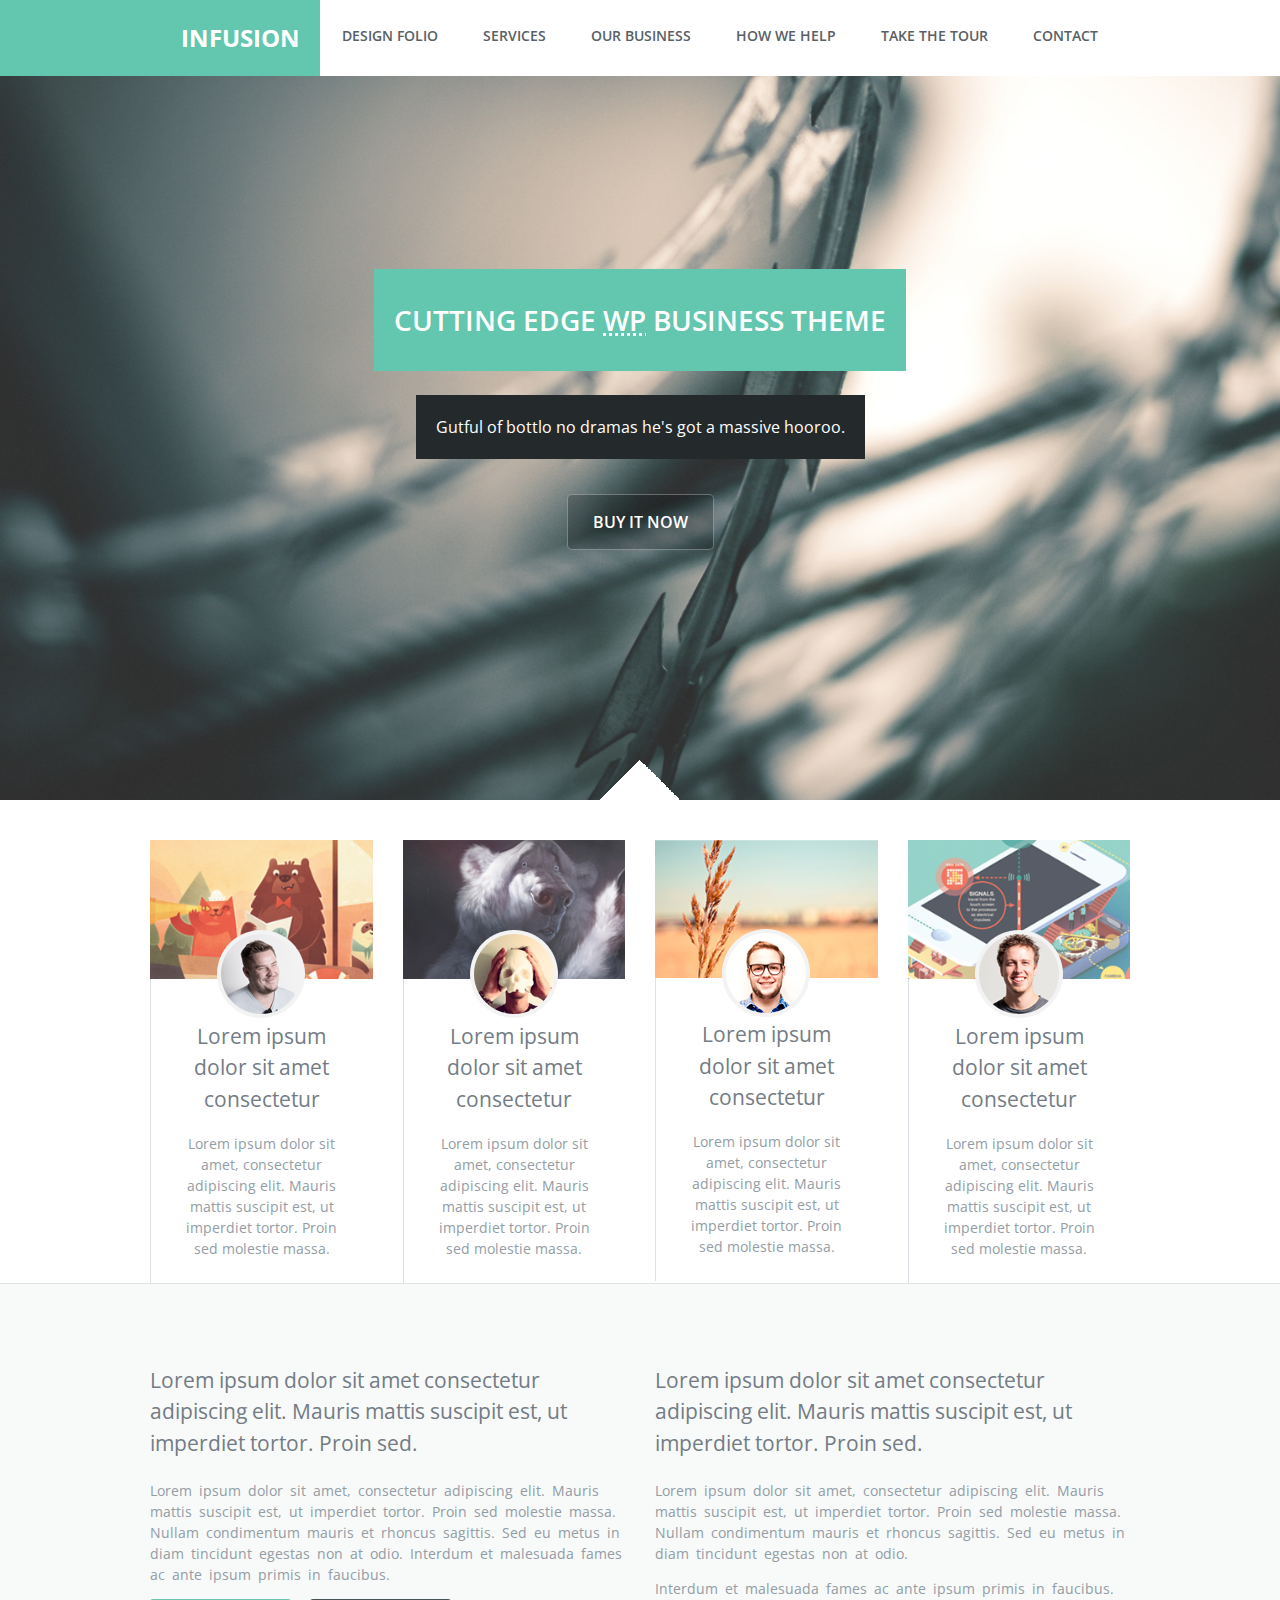
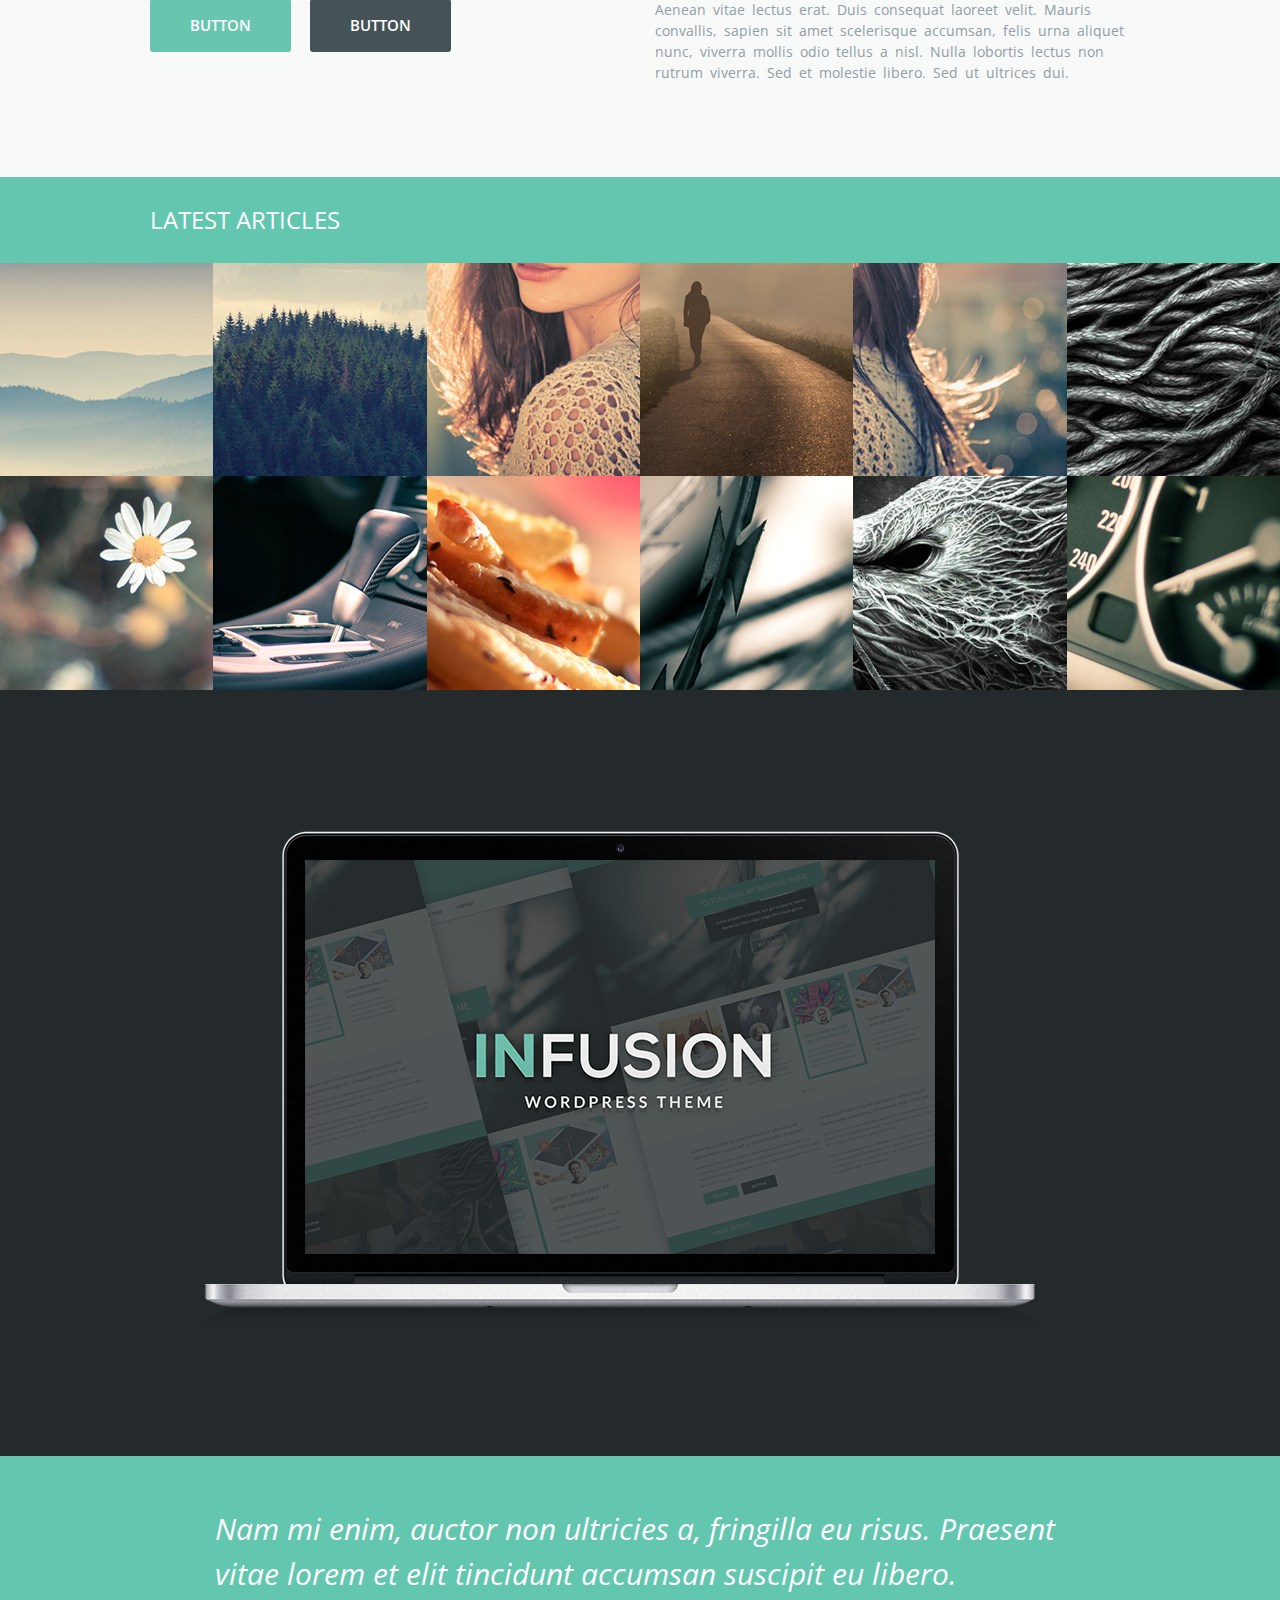
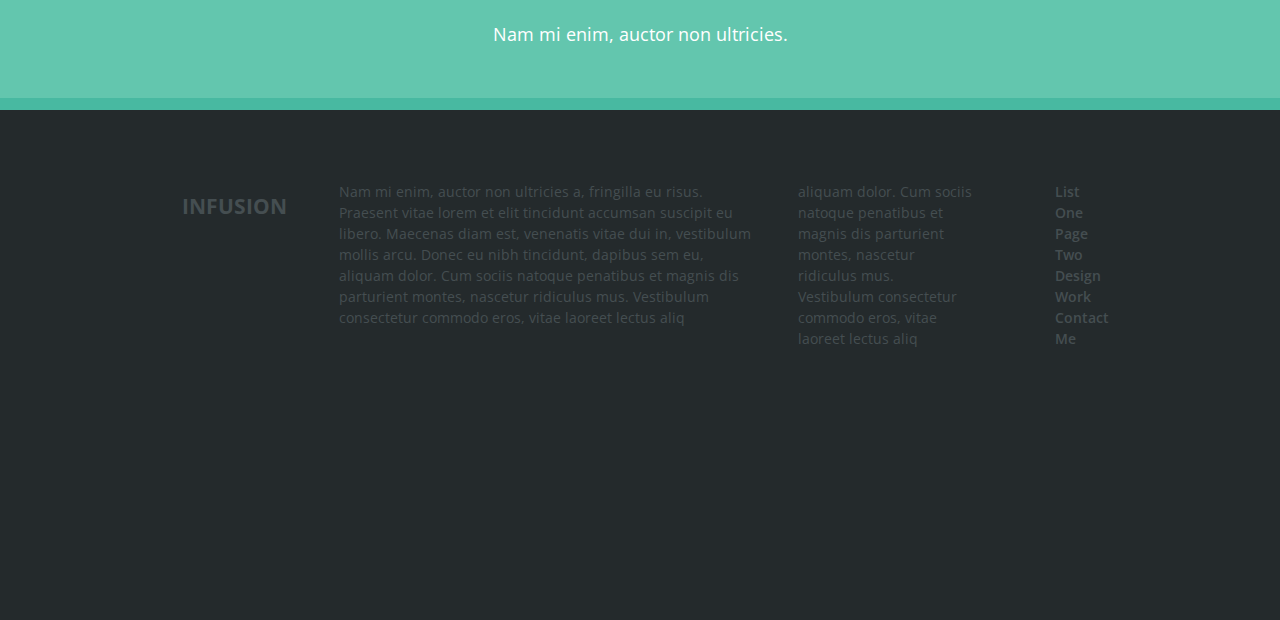
<file: projetofinal/index.html>
<!doctype html>
<html lang="pt-br">
    <head>
        <title> Infusion </title>
        <meta charset="utf-8">
        <meta name="viewport" content="width=device-width, initial-scale=1">  
        <meta name="author" content="Daniel">
        <meta name="description" content="descrição bacanuda">
        <meta name="keywords" content="html5, tecnologia">

        <link rel="stylesheet" href="https://use.fontawesome.com/releases/v5.2.0/css/all.css" integrity="sha384-hWVjflwFxL6sNzntih27bfxkr27PmbbK/iSvJ+a4+0owXq79v+lsFkW54bOGbiDQ" crossorigin="anonymous">
        <!-- Fonts -->
        <link href='http://fonts.googleapis.com/css?family=Sintony:400,700' rel='stylesheet' type='text/css'>
        <link href='http://fonts.googleapis.com/css?family=Open+Sans:400,600,700' rel='stylesheet' type='text/css'>
        
      <link rel="stylesheet" href="style/normalize.css">
        <link rel="stylesheet" href="style/main.css">
      
    </head>
    <body class="no-js">
        
        <header class="header">
          <a href="index.html" class="logo-text">Infusion</a>
          
          <button style="display: none;" class="header__btnMenu"> <i class="fas fa-bars fa-2x"></i> <span class="sr-only">Menu</span></button>
          
          <nav class="header__nav">
            <ul>
              <li><a href="#">design folio</a></li>
              <li><a href="#">services</a></li>
              <li><a href="#">our business</a></li>
              <li><a href="#">how we help</a></li>
              <li><a href="#">take the tour</a></li>
              <li><a href="#">contact</a></li>
            </ul>
          </nav>
        </header>
        
        <section class="hero">            
          <h1 class="hero__title">            
            Cutting edge <abbr title="Wordpress">WP</abbr> business theme
          </h1>
          <p class="hero__text">Gutful of bottlo no dramas he's got a massive hooroo.</p>
          <a href="#" class="hero__btn">Buy it now</a>                      
        </section>

        <div class="container">
            <section class="people-cards">
            <article class="people-cards__card">               

                <img src="img/c01.jpg" alt="Carousel Img" class="people-cards__image">

                <div class="people-cards__avatar">
                  <img src="img/teamsprite_01.png" alt="Carousel Img">
                </div>
                <div class="people-cards__content">
                  <h2 class="people-cards__title">Lorem ipsum dolor sit amet consectetur</h2>
                  <p class="people-cards__text">Lorem ipsum dolor sit amet, consectetur adipiscing elit. Mauris mattis suscipit est, ut imperdiet tortor. Proin sed molestie massa.</p>
                </div>
            </article>
            
            <article class="people-cards__card">               

                <img src="img/c02.jpg" alt="Carousel Img" class="people-cards__image">

                <div class="people-cards__avatar">
                  <img src="img/teamsprite_02.png" alt="Carousel Img">
                </div>
                <div class="people-cards__content">
                  <h2 class="people-cards__title">Lorem ipsum dolor sit amet consectetur</h2>
                  <p class="people-cards__text">Lorem ipsum dolor sit amet, consectetur adipiscing elit. Mauris mattis suscipit est, ut imperdiet tortor. Proin sed molestie massa.</p>
                </div>
            </article>
            
            <article class="people-cards__card">               

                <img src="img/c03.jpg" alt="Carousel Img" class="people-cards__image">

                <div class="people-cards__avatar">
                  <img src="img/teamsprite_03.png" alt="Carousel Img">
                </div>
                <div class="people-cards__content">
                  <h2 class="people-cards__title">Lorem ipsum dolor sit amet consectetur</h2>
                  <p class="people-cards__text">Lorem ipsum dolor sit amet, consectetur adipiscing elit. Mauris mattis suscipit est, ut imperdiet tortor. Proin sed molestie massa.</p>
                </div>
            </article>
            
            <article class="people-cards__card">               

                <img src="img/c04.jpg" alt="Carousel Img" class="people-cards__image">

                <div class="people-cards__avatar">
                  <img src="img/teamsprite_04.png" alt="Carousel Img">
                </div>
                <div class="people-cards__content">
                  <h2 class="people-cards__title">Lorem ipsum dolor sit amet consectetur</h2>
                  <p class="people-cards__text">Lorem ipsum dolor sit amet, consectetur adipiscing elit. Mauris mattis suscipit est, ut imperdiet tortor. Proin sed molestie massa.</p>
                </div>
            </article>           
                
        </section>
        </div>
        
        <section class="content">
        <div class="container">
        
          
          <article>
            <h3>Lorem ipsum dolor sit amet consectetur adipiscing elit. Mauris mattis suscipit est, ut imperdiet tortor. Proin sed.</h3>
            <p>Lorem ipsum dolor sit amet, consectetur adipiscing elit. Mauris mattis suscipit est, ut imperdiet tortor. Proin sed molestie massa. Nullam condimentum mauris et rhoncus sagittis. Sed eu metus in diam tincidunt egestas non at odio. Interdum et malesuada fames ac ante ipsum primis in faucibus.</p>            
            <a href="#" class="button button-primary">BUTTON</a>
            <a href="#" class="button button-secundary">BUTTON</a>
          </article>

          <article>
            <h3>Lorem ipsum dolor sit amet consectetur adipiscing elit. Mauris mattis suscipit est, ut imperdiet tortor. Proin sed.</h3>
            <p>Lorem ipsum dolor sit amet, consectetur adipiscing elit. Mauris mattis suscipit est, ut imperdiet tortor. Proin sed molestie massa. Nullam condimentum mauris et rhoncus sagittis. Sed eu metus in diam tincidunt egestas non at odio.</p>
            <p>Interdum et malesuada fames ac ante ipsum primis in faucibus. Aenean vitae lectus erat. Duis consequat laoreet velit. Mauris convallis, sapien sit amet scelerisque accumsan, felis urna aliquet nunc, viverra mollis odio tellus a nisl. Nulla lobortis lectus non rutrum viverra. Sed et molestie libero. Sed ut ultrices dui.</p>
          </article>  
          </div>
        </section>
        
        
        <section class="last-articles">
            <div class="last-articles__title">
                <div class="container">
                    <h2>Latest Articles</h2>
                </div>
            </div>

          <div class="last-articles__thumbs">
              <a href="#"><img src="img/articles/01.jpg" alt=""></a>
              <a href="#"><img src="img/articles/02.jpg" alt=""></a>
              <a href="#"><img src="img/articles/03.jpg" alt=""></a>
              <a href="#"><img src="img/articles/04.jpg" alt=""></a>
              <a href="#"><img src="img/articles/05.jpg" alt=""></a>
              <a href="#"><img src="img/articles/06.jpg" alt=""></a>
              <a href="#"><img src="img/articles/07.jpg" alt=""></a>
              <a href="#"><img src="img/articles/08.jpg" alt=""></a>
              <a href="#"><img src="img/articles/09.jpg" alt=""></a>
              <a href="#"><img src="img/articles/10.jpg" alt=""></a>
              <a href="#"><img src="img/articles/11.jpg" alt=""></a>
              <a href="#"><img src="img/articles/12.jpg" alt=""></a>
          </div>
        </section>

        <div class="laptop-slider">            
          <div class="slideshow">
            <figure><img alt="" src="img/slider/slide-01.png" /></figure>
            <figure><img alt="" src="img/slider/slide-02.png" /></figure>
            <figure><img alt="" src="img/slider/slide-01.png" /></figure>
            <figure><img alt="" src="img/slider/slide-02.png" /></figure>
            <span class="prev" style="display: none;"><i class="fas fa-angle-left fa-4x"></i></span>
            <span class="next" style="display: none;"><i class="fas fa-angle-right fa-4x"></i></span>
          </div>                    
        </div>
        
        <section class="quote-container">

          <div class="quote-slideshow">
            <figure>
              <h2>Nam mi enim, auctor non ultricies a, fringilla eu risus. Praesent vitae lorem et elit tincidunt accumsan suscipit eu libero. </h2>
              <figcaption>
                Nam mi enim, auctor non ultricies.
              </figcaption>
            </figure>
            <figure>
              <h2>Lorem ipsum dolor sit amet, consectetur adipiscing elit. Mauris mattis suscipit est, ut imperdiet tortor. Proin sed molestie massa.</h2>
              <figcaption>
                Nam mi enim, auctor.
              </figcaption>
            </figure>
            <span class="prev" style="display:none;"><i class="fas fa-angle-left fa-2x"></i></span>
            <span class="next" style="display:none;"><i class="fas fa-angle-right fa-2x"></i></span>
          </div>
          
          
          
        </section>

        <footer class="footer">
            <div class="container">
                <h2 class="footer__logo">Infusion</h2>
        
                <p>Nam mi enim, auctor non ultricies a, fringilla eu risus. Praesent vitae lorem et elit tincidunt accumsan suscipit eu libero. Maecenas diam est, venenatis vitae dui in, vestibulum mollis arcu. Donec eu nibh tincidunt, dapibus sem eu, aliquam dolor. Cum sociis natoque penatibus et magnis dis parturient montes, nascetur ridiculus mus. Vestibulum consectetur commodo eros, vitae laoreet lectus aliq</p>

                <p>aliquam dolor. Cum sociis natoque penatibus et magnis dis parturient montes, nascetur ridiculus mus. Vestibulum consectetur commodo eros, vitae laoreet lectus aliq</p>

              <ul class="footer__links">
                <li><a href="#">List One</a></li>
                <li><a href="#">Page Two</a></li>
                <li><a href="#">Design</a></li>
                <li><a href="#">Work</a></li>
                <li><a href="#">Contact Me</a></li>
              </ul>
            </div>
        </footer>
        
        <script src="js/menu.js"></script>        
        <script src="js/carousel.js"></script>

        <script src="js/main.js"></script>

    </body>
</html>
</file>
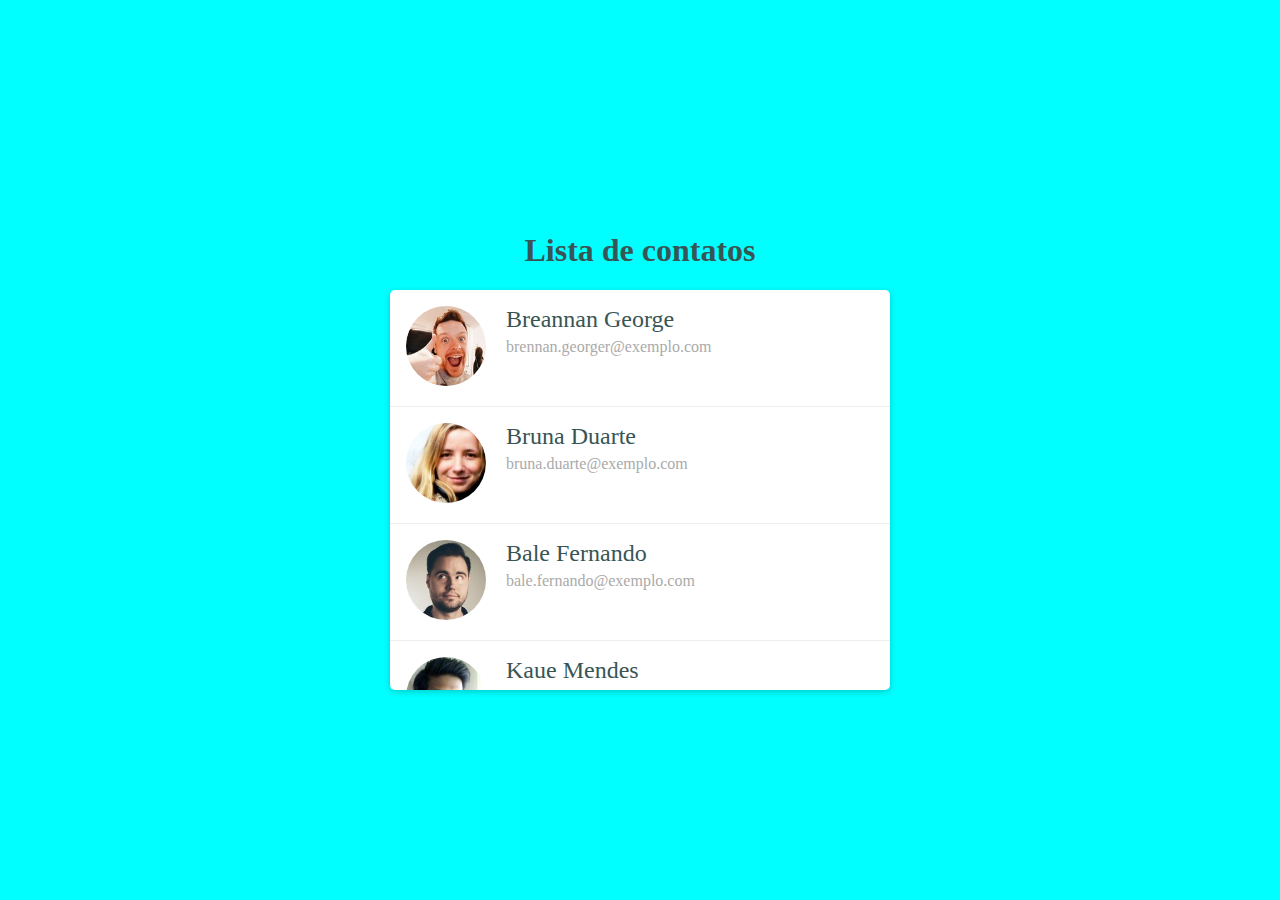
<file: projeto_lista_contatos/img/index.html>
<!DOCTYPE html>
<html lang="pt-br">
<head>
    <meta charset="UTF-8">
    <meta name="viewport" content="width=device-width, initial-scale=1.0">
    <title>lista de contatos</title>
    <link rel="stylesheet" href="estilo.css">
</head>
<body>
    <h1 class="main-title">Lista de contatos</h1>

    <div class="list-wrapper">
        <ul class="list">
            <li class="list-item">
                <div class="list-item__imagem">
                   <img src="img/foto1.jpg" alt="Breannan George"> 
                </div>

                <div class="list-item__content">
                    <p class="list-item__name">
                        Breannan George
                    </p>
                    <p class="list-item__email" >brennan.georger@exemplo.com</p>
                </div>

                <div class="list-item__action">
                    <a href="#"><img src="img/delete.png" alt="delete"></a>
                    <a href="#"><img src="img/edit.png" alt="edit"></a>
                </div>
            </li>

            <li class="list-item">
                <div class="list-item__imagem">
                   <img src="img/foto2.jpg" alt="Bruna Duarte"> 
                </div>

                <div class="list-item__content">
                    <p class="list-item__name">
                       Bruna Duarte
                    </p>
                    <p class="list-item__email" >bruna.duarte@exemplo.com</p>
                </div>

                <div class="list-item__action">
                    <a href="#"><img src="img/delete.png" alt="delete"></a>
                    <a href="#"><img src="img/edit.png" alt="edit"></a>
                </div>
            </li>

            <li class="list-item">
                <div class="list-item__imagem">
                   <img src="img/foto3.jpg" alt="Breannan"> 
                </div>

                <div class="list-item__content">
                    <p class="list-item__name">
                       Bale Fernando
                    </p>
                    <p class="list-item__email" >bale.fernando@exemplo.com</p>
                </div>

                <div class="list-item__action">
                    <a href="#"><img src="img/delete.png" alt="delete"></a>
                    <a href="#"><img src="img/edit.png" alt="edit"></a>
                </div>
            </li>

            <li class="list-item">
                <div class="list-item__imagem">
                   <img src="img/foto4.jpg" alt="Breannan George"> 
                </div>

                <div class="list-item__content">
                    <p class="list-item__name">
                        Kaue Mendes
                    </p>
                    <p class="list-item__email" >mendes.kaue@exemplo.com</p>
                </div>

                <div class="list-item__action">
                    <a href="#"><img src="img/delete.png" alt="delete"></a>
                    <a href="#"><img src="img/edit.png" alt="edit"></a>
                </div>
            </li>

            <li class="list-item">
                <div class="list-item__imagem">
                   <img src="img/foto5.jpg" alt="Breannan George"> 
                </div>

                <div class="list-item__content">
                    <p class="list-item__name">
                        Neymar Junior
                    </p>
                    <p class="list-item__email" >neymar.jr@exemplo.com</p>
                </div>

                <div class="list-item__action">
                    <a href="#"><img src="img/delete.png" alt="delete"></a>
                    <a href="#"><img src="img/edit.png" alt="edit"></a>
                </div>
            </li>

            <li class="list-item">
                <div class="list-item__imagem">
                   <img src="img/foto6.jpg" alt="Breannan George"> 
                </div>

                <div class="list-item__content">
                    <p class="list-item__name">
                        Melissa Maria
                    </p>
                    <p class="list-item__email" >melissa.maria@exemplo.com</p>
                </div>

                <div class="list-item__action">
                    <a href="#"><img src="img/delete.png" alt="delete"></a>
                    <a href="#"><img src="img/edit.png" alt="edit"></a>
                </div>
            </li>

         
        </ul>
    </div>
    
</body>
</html>
</file>
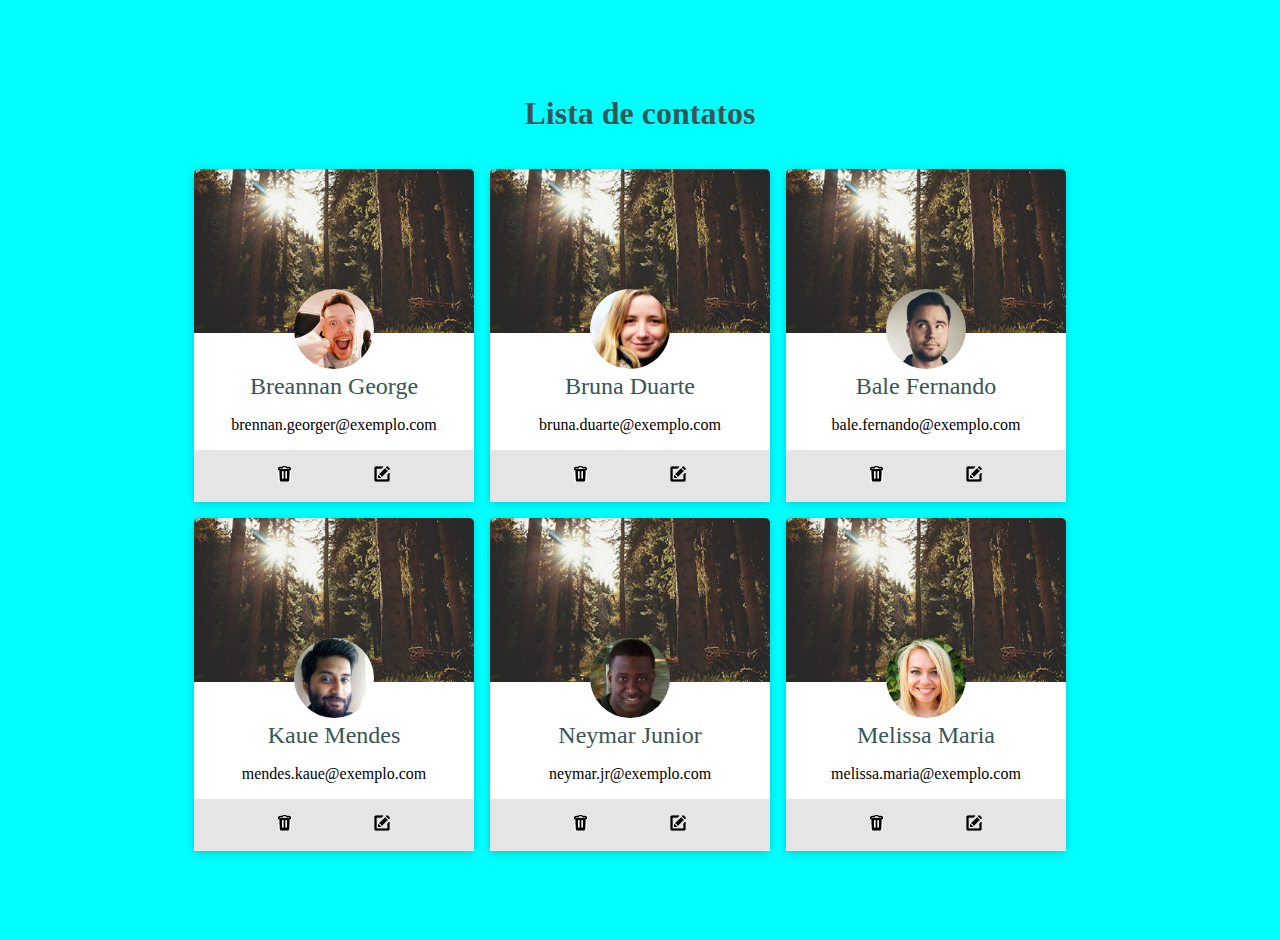
<file: projeto_listadecontatos2/img/index.html>
<!DOCTYPE html>
<html lang="pt-br">
<head>
    <meta charset="UTF-8">
    <meta name="viewport" content="width=device-width, initial-scale=1.0">
    <title>lista de contatos2</title>
    <link rel="stylesheet" href="estilo2.css">
</head>
<body>
    <h1 class="main-title">Lista de contatos</h1>

    <div class="list-wrapper">
        <ul class="list">
            <li class="list-item">
                <div class="list-item__imagem">
                   <img src="foto1.jpg" alt="Breannan George"> 
                </div>

                <div class="list-item__content">
                    <p class="list-item__name">
                        Breannan George
                    </p>
                    <p class="list-item__email" >brennan.georger@exemplo.com</p>
                </div>

                <div class="list-item__action">
                    <a href="#"><img src="delete.png" alt="delete"></a>
                    <a href="#"><img src="edit.png" alt="edit"></a>
                </div>
            </li>

            <li class="list-item">
                <div class="list-item__imagem">
                   <img src="foto2.jpg" alt="Bruna Duarte"> 
                </div>

                <div class="list-item__content">
                    <p class="list-item__name">
                       Bruna Duarte
                    </p>
                    <p class="list-item__email" >bruna.duarte@exemplo.com</p>
                </div>

                <div class="list-item__action">
                    <a href="#"><img src="delete.png" alt="delete"></a>
                    <a href="#"><img src="edit.png" alt="edit"></a>
                </div>
            </li>

            <li class="list-item">
                <div class="list-item__imagem">
                   <img src="foto3.jpg" alt="Breannan"> 
                </div>

                <div class="list-item__content">
                    <p class="list-item__name">
                       Bale Fernando
                    </p>
                    <p class="list-item__email" >bale.fernando@exemplo.com</p>
                </div>

                <div class="list-item__action">
                    <a href="#"><img src="delete.png" alt="delete"></a>
                    <a href="#"><img src="edit.png" alt="edit"></a>
                </div>
            </li>

            <li class="list-item">
                <div class="list-item__imagem">
                   <img src="foto4.jpg" alt="Breannan George"> 
                </div>

                <div class="list-item__content">
                    <p class="list-item__name">
                        Kaue Mendes
                    </p>
                    <p class="list-item__email" >mendes.kaue@exemplo.com</p>
                </div>

                <div class="list-item__action">
                    <a href="#"><img src="delete.png" alt="delete"></a>
                    <a href="#"><img src="edit.png" alt="edit"></a>
                </div>
            </li>

            <li class="list-item">
                <div class="list-item__imagem">
                   <img src="foto5.jpg" alt="Breannan George"> 
                </div>

                <div class="list-item__content">
                    <p class="list-item__name">
                        Neymar Junior
                    </p>
                    <p class="list-item__email" >neymar.jr@exemplo.com</p>
                </div>

                <div class="list-item__action">
                    <a href="#"><img src="delete.png" alt="delete"></a>
                    <a href="#"><img src="edit.png" alt="edit"></a>
                </div>
            </li>

            <li class="list-item">
                <div class="list-item__imagem">
                   <img src="foto6.jpg" alt="Breannan George"> 
                </div>

                <div class="list-item__content">
                    <p class="list-item__name">
                        Melissa Maria
                    </p>
                    <p class="list-item__email" >melissa.maria@exemplo.com</p>
                </div>

                <div class="list-item__action">
                    <a href="#"><img src="delete.png" alt="delete"></a>
                    <a href="#"><img src="edit.png" alt="edit"></a>
                </div>
            </li>

         
        </ul>
    </div>
    
</body>
</html>
</file>
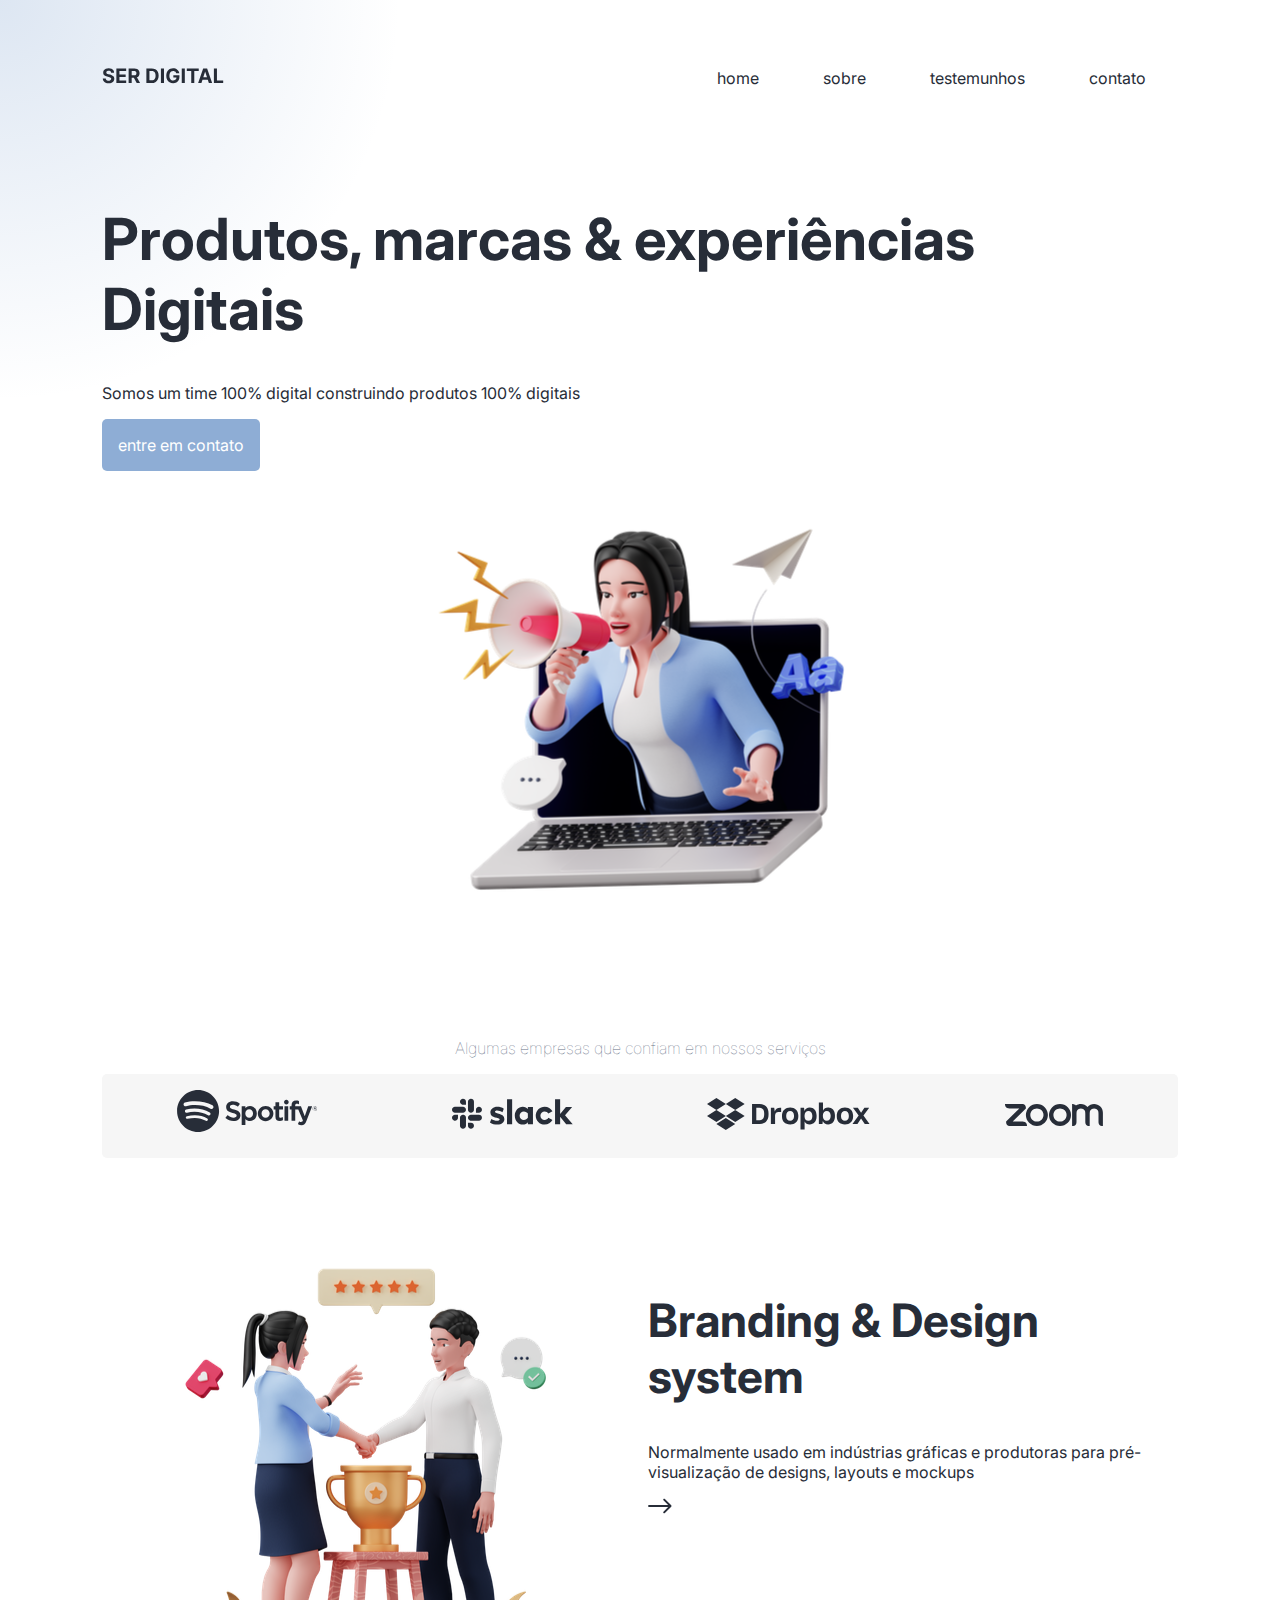
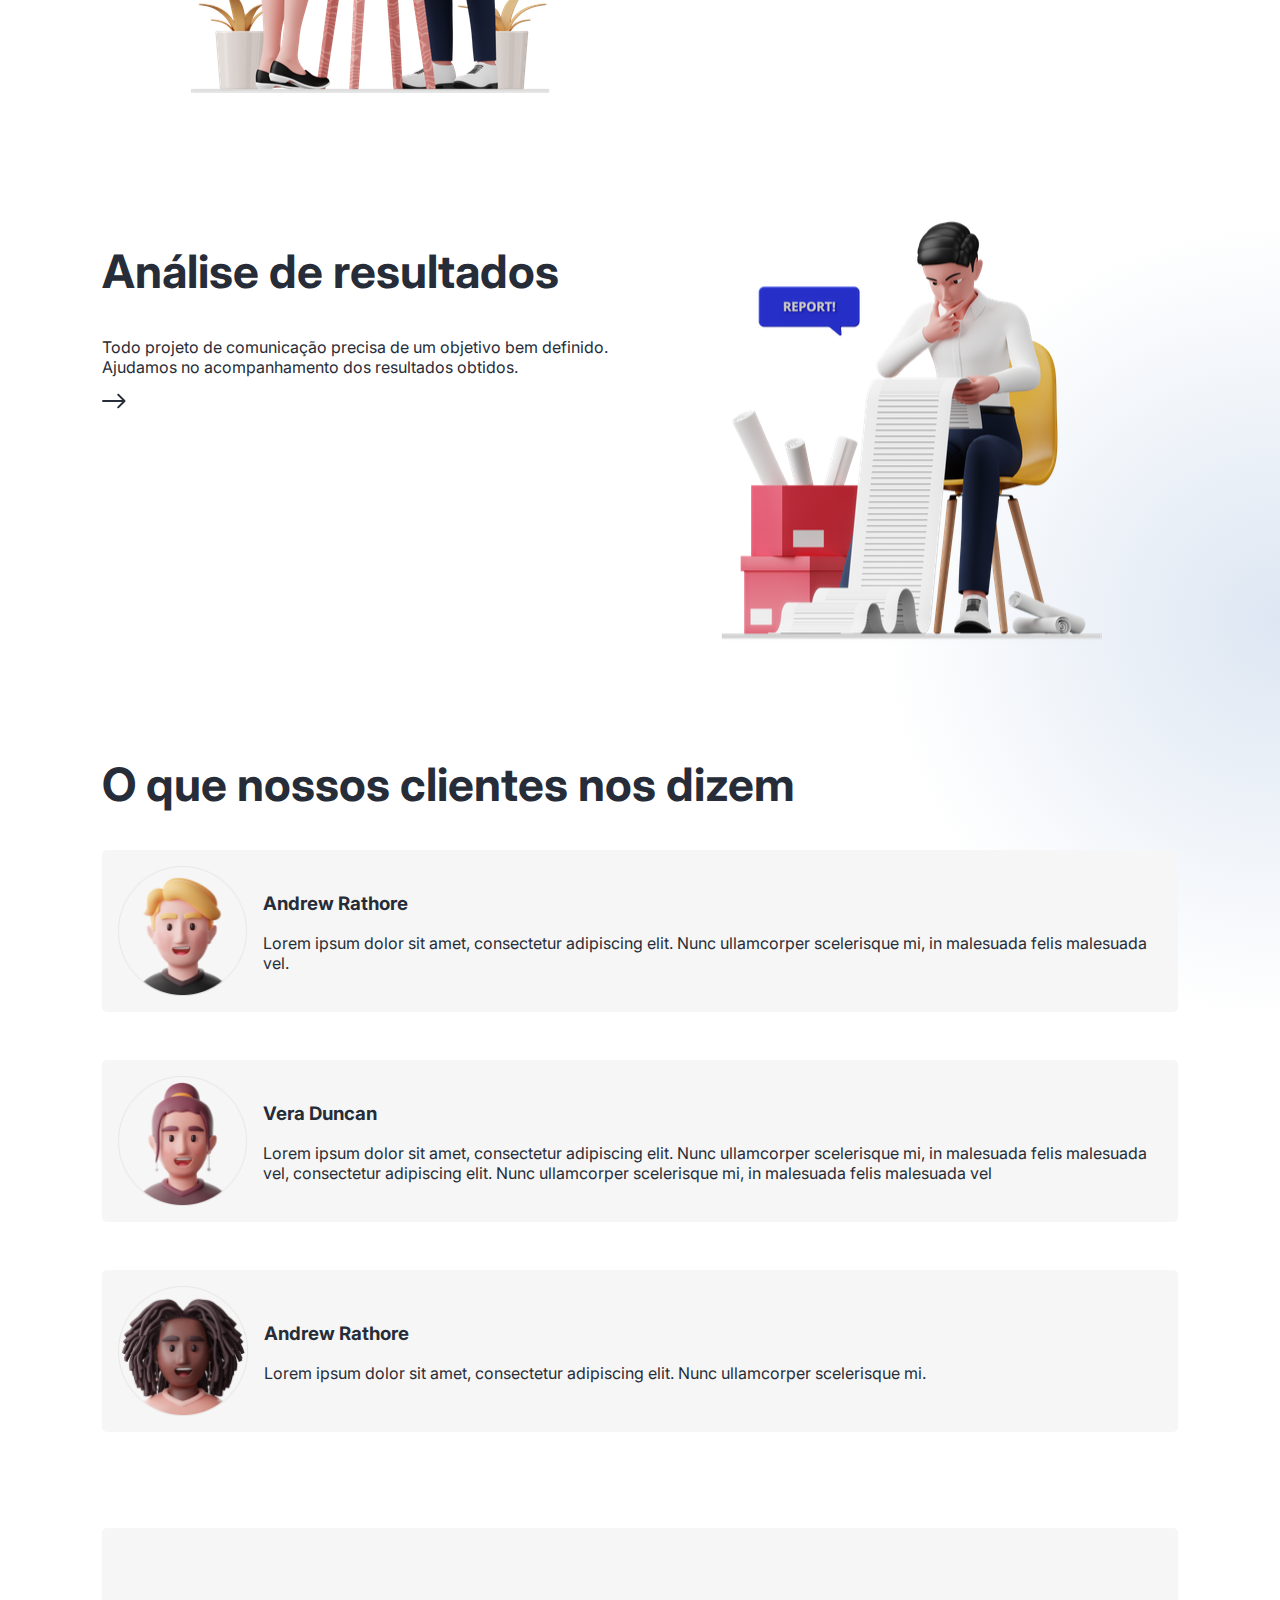
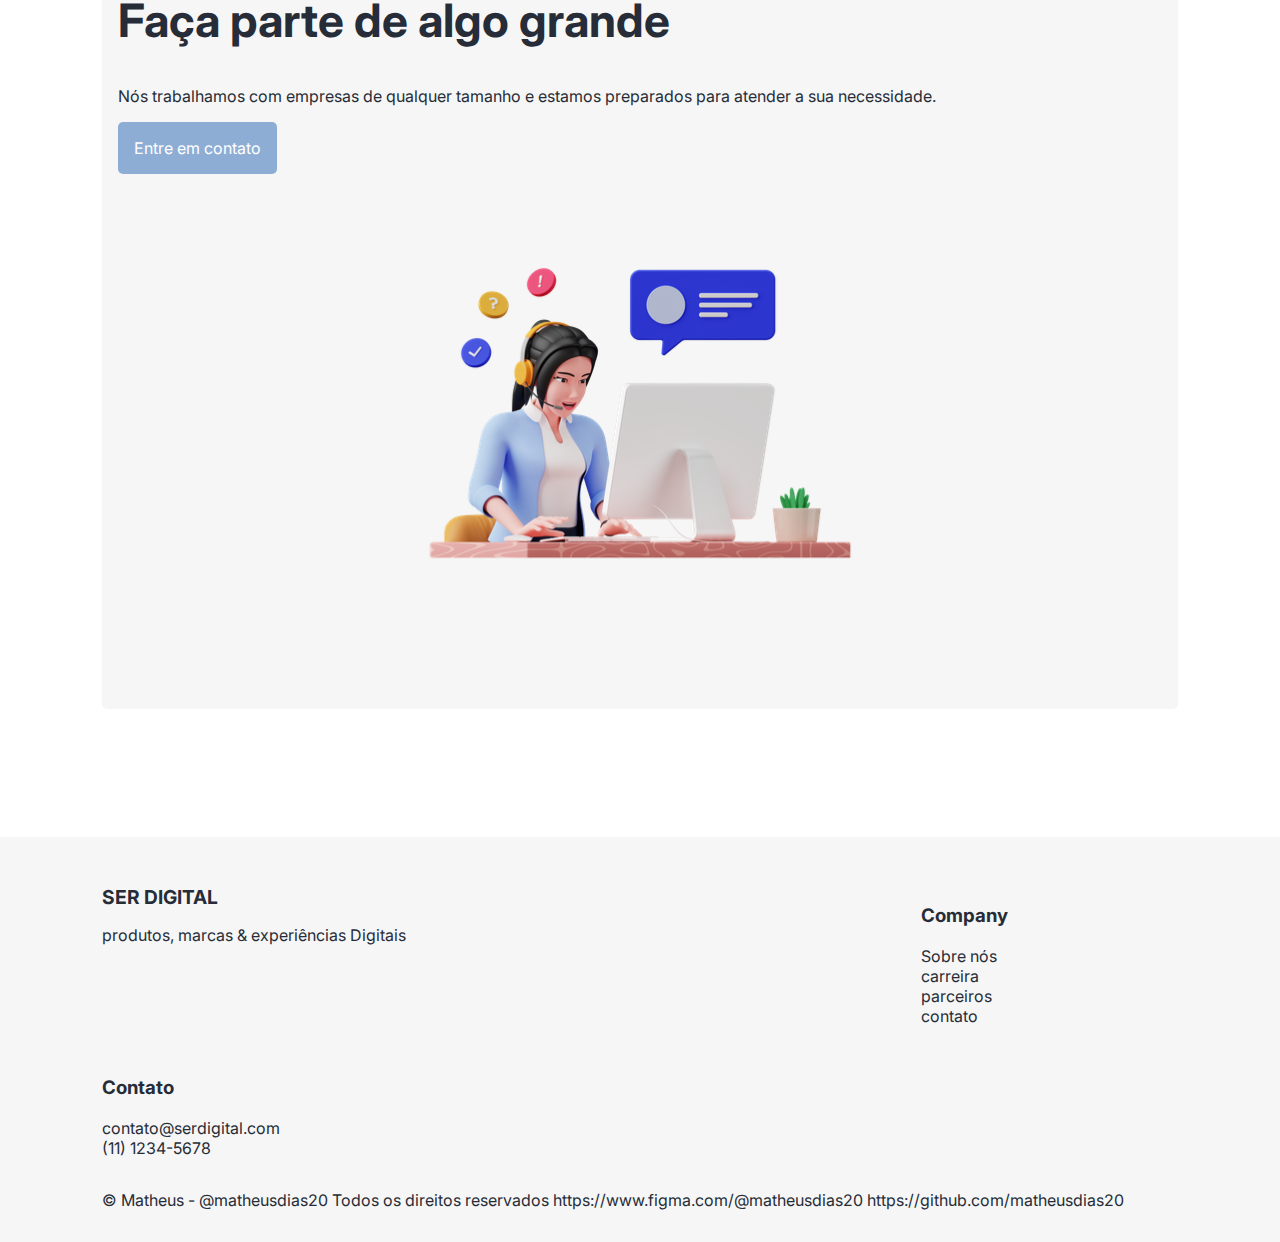
<file: ProjetoInfusion/projetoSerdigital/index.html>
<!DOCTYPE html>
<html lang="pt-br">

<head>
    <meta charset="UTF-8">
    <!-- <meta http-equiv="X-UA-Compatible" content="IE=edge"> -->
    <meta name="viewport" content="width=device-width, initial-scale=1.0">
    <title>Ser Digital</title>
    <link rel="preconnect" href="https://fonts.googleapis.com">
    <link rel="preconnect" href="https://fonts.gstatic.com" crossorigin>
    <link href="https://fonts.googleapis.com/css2?family=Inter:wght@300;400;700&display=swap" rel="stylesheet">
    <link rel="stylesheet" href="https://cdnjs.cloudflare.com/ajax/libs/font-awesome/6.4.0/css/all.min.css"
        integrity="sha512-iecdLmaskl7CVkqkXNQ/ZH/XLlvWZOJyj7Yy7tcenmpD1ypASozpmT/E0iPtmFIB46ZmdtAc9eNBvH0H/ZpiBw=="
        crossorigin="anonymous" referrerpolicy="no-referrer" />
    <link rel="stylesheet" href="estilo.css">
</head>

<body>

    <div class="content-wrapper-center" id="home">

        <header class="header">
            <a href="index.html"><img src="imagens/SER-DIGITAL.svg" alt="Logotipo Ser digital"></a>
            <nav>
                <input type="checkbox" class="menu-btn hide" id="menu-btn">
                <label for="menu-btn" class="menu-icon">
                    <span class="nav-icon"></span>
                </label>
                <ul class="header-menu">
                    <li><a href="index.html#home">home</a></li>
                    <li><a href="index.html#sobre">sobre</a></li>
                    <li><a href="index.html#testemunhos">testemunhos</a></li>
                    <li><a href="index.html#contato">contato</a></li>
                </ul>
            </nav>
        </header>

        <!-- Hero Banner -->
        <section class="hero row">
            <div class="content sm-12 lg-7">
                <header>
                    <h1 class="hero_title">Produtos, marcas &amp; experiências Digitais</h1>
                    <p>Somos um time 100% digital construindo produtos 100% digitais</p>
                </header>
                <a href="contato.html" class="btn">entre em contato</a>
            </div>
            <div class="imagem sm-12 lg-5">
                <img src="imagens/online-business-marketing.png" alt="" class="hero_image">
            </div>
        </section>

        <!-- Brands -->
        <section class="brands">
            <h2>Algumas empresas que confiam em nossos serviços</h2>
            <ul>
                <li><img src="imagens/spotify.svg" alt="spotify"></li>
                <li><img src="imagens/slack.svg" alt="slack"></li>
                <li><img src="imagens/dropbox.svg" alt="dropbox"></li>
                <li><img src="imagens/zoom.svg" alt="zoom"></li>
            </ul>
        </section>

        <!-- Branding section -->
        <section class="branding row" id="sobre">
            <article class="sm-12 md-7-12 lg-8-12">
                <h2>Branding &amp; Design system</h2>
                <p>Normalmente usado em indústrias gráficas e produtoras para pré-visualização de designs, layouts e
                    mockups</p>
                <a href="#"><span class="hide" aria-hidden="false">Saiba mais</span>
                    <img src="imagens/Arrow.svg" alt="" aria-hidden="true"></a>
            </article>
            <div class="imagem sm-12 md-1-6 lg-1-5">
                <img src="imagens/business-deal.png" alt="">
            </div>
        </section>

        <!-- Results section -->
        <section class="results row">
            <article class="sm-12 md-6 lg-5">
                <h2>Análise de resultados</h2>
                <p>Todo projeto de comunicação precisa de um objetivo bem definido. Ajudamos no acompanhamento dos
                    resultados obtidos.</p>
                <a href="#"><span class="hide" aria-hidden="false">Saiba mais</span>
                    <img src="imagens/Arrow.svg" alt="" aria-hidden="true"></a>
            </article>
            <div class="imagem sm-12 md-6 lg-8-12">
                <img src="imagens/businessman-checking-financial-report.png" alt="">
            </div>
        </section>


        <!-- Testemunhos -->
        <section class="testemunhos" id="testemunhos">
            <h2 class="testemunhos_title">O que nossos clientes nos dizem</h2>
            <div class="testemunhos_wrapper row">
                <article class="testemunho sm-12 lg-4">
                    <div class="testemunho_card">
                        <img src="imagens/western-man-4975942-4159828-1-2x.png" alt="" class="testemunho_thumb">
                        <div class="testemunho_content">
                            <h3 class="testemunho_nome">Andrew Rathore</h3>
                            <p>Lorem ipsum dolor sit amet, consectetur adipiscing elit. Nunc ullamcorper scelerisque mi,
                                in
                                malesuada felis malesuada vel. </p>
                        </div>
                    </div>
                </article>
                <article class="testemunho sm-12 lg-4">
                    <div class="testemunho_card">
                        <img src="imagens/western-man-4975942-4159828-2-2x.png" alt="" class="testemunho_thumb">
                        <div class="testemunho_content">
                            <h3 class="testemunho_nome">Vera Duncan</h3>
                            <p>Lorem ipsum dolor sit amet, consectetur adipiscing elit. Nunc ullamcorper scelerisque mi,
                                in
                                malesuada felis malesuada vel, consectetur adipiscing elit. Nunc ullamcorper scelerisque
                                mi,
                                in
                                malesuada felis malesuada vel </p>
                        </div>
                    </div>
                </article>
                <article class="testemunho sm-12 lg-4">
                    <div class="testemunho_card">
                        <img src="imagens/western-man-4975942-4159828-3-2x.png" alt="" class="testemunho_thumb">
                        <div class="testemunho_content">
                            <h3 class="testemunho_nome">Andrew Rathore</h3>
                            <p>Lorem ipsum dolor sit amet, consectetur adipiscing elit. Nunc ullamcorper scelerisque mi.
                            </p>
                        </div>
                    </div>
                </article>
            </div>

        </section>


        <article class="contato row" id="contato">
            <div class="contato_content sm-12 lg-8-12">
                <h2 class="contato_title">Faça parte de algo grande</h2>
                <p>Nós trabalhamos com empresas de qualquer tamanho e estamos preparados para atender a sua necessidade.
                </p>
                <a href="" class="btn">Entre em contato</a>
            </div>
            <div class="contato_image sm-12 lg-1-7">
                <img src="imagens/customer-support.png" alt="">
            </div>
        </article>


    </div>



    <!-- Footer -->
    <footer class="footer">

        <div class="content-wrapper-center row">


            <section class="sm-12 md-9 lg-6">
                <header>
                    <a href="index.html" class="logo">Ser Digital</a>
                    <p>produtos, marcas &amp; experiências Digitais</p>
                </header>



                <ul class="icons">
                    <li><a href="#">
                            <i aria-hidden="true" class="fa-brands fa-square-instagram"></i>
                            <span class="label hide">Instagram</span></a></li>
                    <li><a href="#"><i aria-hidden="true" class="fa-brands fa-square-twitter"></i><span
                                class="label hide">Twitter</span></a>
                    </li>
                    <li><a href="#"><i aria-hidden="true" class="fa-brands fa-linkedin"></i><span
                                class="label hide">LinkedIn</span></a>
                    </li>
                    <li><a href="#"><i aria-hidden="true" class="fa-brands fa-youtube"></i><span
                                class="label hide">Youtube</span></a>
                    </li>

                </ul>
            </section>

            <section class="sm-12 md-3 lg-3">
                <header>
                    <h3>Company</h3>
                </header>
                <ul>
                    <li><a href="">Sobre nós</a></li>
                    <li><a href="">carreira</a></li>
                    <li><a href="">parceiros</a></li>
                    <li><a href="">contato</a></li>
                </ul>
            </section>

            <section class="sm-12 lg-3">
                <header>
                    <h3>Contato</h3>
                </header>
                <ul>
                    <li>contato@serdigital.com</li>
                    <li>(11) 1234-5678</li>

                </ul>
            </section>

            <section class="copyright sm-12">
                &copy; Matheus - @matheusdias20 <wbr>
Todos os direitos reservados <wbr>
https://www.figma.com/@matheusdias20 <wbr>
https://github.com/matheusdias20 <wbr>
            </section>

        </div>

    </footer>


</body>

</html>
</file>
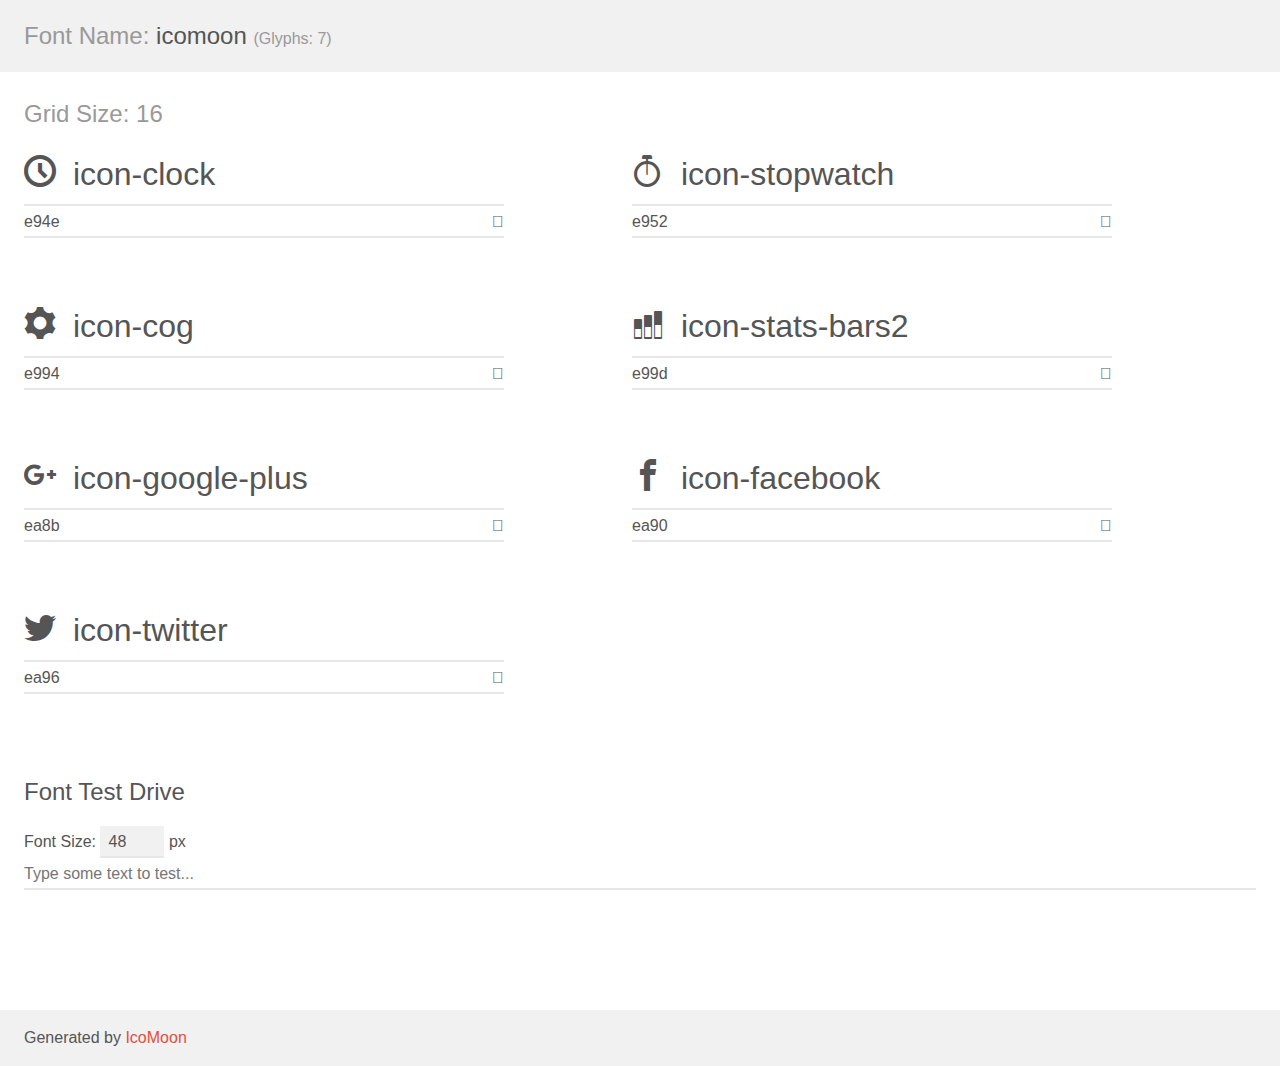
<file: projeto_angels/icomoon/demo.html>
<!doctype html>
<html>
<head>
    <meta charset="utf-8">
    <title>IcoMoon Demo</title>
    <meta name="description" content="An Icon Font Generated By IcoMoon.io">
    <meta name="viewport" content="width=device-width, initial-scale=1">
    <link rel="stylesheet" href="demo-files/demo.css">
    <link rel="stylesheet" href="style.css"></head>
<body>
    <div class="bgc1 clearfix">
        <h1 class="mhmm mvm"><span class="fgc1">Font Name:</span> icomoon <small class="fgc1">(Glyphs:&nbsp;7)</small></h1>
    </div>
    <div class="clearfix mhl ptl">
        <h1 class="mvm mtn fgc1">Grid Size: 16</h1>
        <div class="glyph fs1">
            <div class="clearfix bshadow0 pbs">
                <span class="icon-clock"></span>
                <span class="mls"> icon-clock</span>
            </div>
            <fieldset class="fs0 size1of1 clearfix hidden-false">
                <input type="text" readonly value="e94e" class="unit size1of2" />
                <input type="text" maxlength="1" readonly value="&#xe94e;" class="unitRight size1of2 talign-right" />
            </fieldset>
            <div class="fs0 bshadow0 clearfix hidden-true">
                <span class="unit pvs fgc1">liga: </span>
                <input type="text" readonly value="clock, time2" class="liga unitRight" />
            </div>
        </div>
        <div class="glyph fs1">
            <div class="clearfix bshadow0 pbs">
                <span class="icon-stopwatch"></span>
                <span class="mls"> icon-stopwatch</span>
            </div>
            <fieldset class="fs0 size1of1 clearfix hidden-false">
                <input type="text" readonly value="e952" class="unit size1of2" />
                <input type="text" maxlength="1" readonly value="&#xe952;" class="unitRight size1of2 talign-right" />
            </fieldset>
            <div class="fs0 bshadow0 clearfix hidden-true">
                <span class="unit pvs fgc1">liga: </span>
                <input type="text" readonly value="stopwatch, time5" class="liga unitRight" />
            </div>
        </div>
        <div class="glyph fs1">
            <div class="clearfix bshadow0 pbs">
                <span class="icon-cog"></span>
                <span class="mls"> icon-cog</span>
            </div>
            <fieldset class="fs0 size1of1 clearfix hidden-false">
                <input type="text" readonly value="e994" class="unit size1of2" />
                <input type="text" maxlength="1" readonly value="&#xe994;" class="unitRight size1of2 talign-right" />
            </fieldset>
            <div class="fs0 bshadow0 clearfix hidden-true">
                <span class="unit pvs fgc1">liga: </span>
                <input type="text" readonly value="cog, gear" class="liga unitRight" />
            </div>
        </div>
        <div class="glyph fs1">
            <div class="clearfix bshadow0 pbs">
                <span class="icon-stats-bars2"></span>
                <span class="mls"> icon-stats-bars2</span>
            </div>
            <fieldset class="fs0 size1of1 clearfix hidden-false">
                <input type="text" readonly value="e99d" class="unit size1of2" />
                <input type="text" maxlength="1" readonly value="&#xe99d;" class="unitRight size1of2 talign-right" />
            </fieldset>
            <div class="fs0 bshadow0 clearfix hidden-true">
                <span class="unit pvs fgc1">liga: </span>
                <input type="text" readonly value="stats-bars2, stats4" class="liga unitRight" />
            </div>
        </div>
        <div class="glyph fs1">
            <div class="clearfix bshadow0 pbs">
                <span class="icon-google-plus"></span>
                <span class="mls"> icon-google-plus</span>
            </div>
            <fieldset class="fs0 size1of1 clearfix hidden-false">
                <input type="text" readonly value="ea8b" class="unit size1of2" />
                <input type="text" maxlength="1" readonly value="&#xea8b;" class="unitRight size1of2 talign-right" />
            </fieldset>
            <div class="fs0 bshadow0 clearfix hidden-true">
                <span class="unit pvs fgc1">liga: </span>
                <input type="text" readonly value="google-plus, brand5" class="liga unitRight" />
            </div>
        </div>
        <div class="glyph fs1">
            <div class="clearfix bshadow0 pbs">
                <span class="icon-facebook"></span>
                <span class="mls"> icon-facebook</span>
            </div>
            <fieldset class="fs0 size1of1 clearfix hidden-false">
                <input type="text" readonly value="ea90" class="unit size1of2" />
                <input type="text" maxlength="1" readonly value="&#xea90;" class="unitRight size1of2 talign-right" />
            </fieldset>
            <div class="fs0 bshadow0 clearfix hidden-true">
                <span class="unit pvs fgc1">liga: </span>
                <input type="text" readonly value="facebook, brand10" class="liga unitRight" />
            </div>
        </div>
        <div class="glyph fs1">
            <div class="clearfix bshadow0 pbs">
                <span class="icon-twitter"></span>
                <span class="mls"> icon-twitter</span>
            </div>
            <fieldset class="fs0 size1of1 clearfix hidden-false">
                <input type="text" readonly value="ea96" class="unit size1of2" />
                <input type="text" maxlength="1" readonly value="&#xea96;" class="unitRight size1of2 talign-right" />
            </fieldset>
            <div class="fs0 bshadow0 clearfix hidden-true">
                <span class="unit pvs fgc1">liga: </span>
                <input type="text" readonly value="twitter, brand16" class="liga unitRight" />
            </div>
        </div>
    </div>

    <!--[if gt IE 8]><!-->
    <div class="mhl clearfix mbl">
        <h1>Font Test Drive</h1>
        <label>
            Font Size: <input id="fontSize" type="number" class="textbox0 mbm"
            min="8" value="48" />
            px
        </label>
        <input id="testText" type="text" class="phl size1of1 mvl"
        placeholder="Type some text to test..." value=""/>
        <div id="testDrive" class="icon-" style="font-family: icomoon">&nbsp;
        </div>
    </div>
    <!--<![endif]-->
    <div class="bgc1 clearfix">
        <p class="mhl">Generated by <a href="https://icomoon.io/app">IcoMoon</a></p>
    </div>

    <script src="demo-files/demo.js"></script>
</body>
</html>
</file>
<file: jogo_da_memoria/estilo.css>
body {
    min-height: 100vh;
    margin: 0;
    display: flex;
    align-items: center;
    justify-content: center;
    background-image: radial-gradient(#3f5efb, #aa46fb);
    font-family: "Roboto", sans-serif;
    font-weight: 100;
}

h1 {
    font-weight: 100;
    text-align: center;
    font-size: 2.5rem;
    margin-top: 0;
}

main {
    background-color: white;
    width: 620px;
    padding: 2rem;
    box-sizing: border-box;
    box-shadow: 0px 15px 20px -10px rgb(0 0 0 / .6);
}

.game {
    display: grid;
    grid-template-columns: repeat(4, 1fr);
    grid-template-rows: repeat(4, 90px);
    gap: 1rem;
    perspective: 500px;
}

.card {
    position: relative;
    border: 2px solid red;
    border-radius: 6px;
    transform-style: preserve-3d;
    transition: transform .3s;
    box-shadow: 0 5px 7px -5px rgb(0 0 0 / .5);
}

.card img {
    border-radius: 6px;
    max-width: 100%;
    position: absolute;
    overflow: hidden;
    object-fit: cover;
    height: 100%;
    width: 100%;
    backface-visibility: hidden;
}

.card-front {
    transform: rotateY(180deg);
}

main:has(#check1:checked) .game .card1,
main:has(#check2:checked) .game .card2,
main:has(#check3:checked) .game .card3,
main:has(#check4:checked) .game .card4,
main:has(#check5:checked) .game .card5,
main:has(#check6:checked) .game .card6,
main:has(#check7:checked) .game .card7,
main:has(#check8:checked) .game .card8,
main:has(#check9:checked) .game .card9,
main:has(#check10:checked) .game .card10,
main:has(#check11:checked) .game .card11,
main:has(#check12:checked) .game .card12,
main:has(#check13:checked) .game .card13,
main:has(#check14:checked) .game .card14,
main:has(#check15:checked) .game .card15,
main:has(#check16:checked) .game .card16 {
    transform: rotateY(180deg);
}

main:has(#check1:focus-visible) .game .card1,
main:has(#check2:focus-visible) .game .card2,
main:has(#check3:focus-visible) .game .card3,
main:has(#check4:focus-visible) .game .card4,
main:has(#check5:focus-visible) .game .card5,
main:has(#check6:focus-visible) .game .card6,
main:has(#check7:focus-visible) .game .card7,
main:has(#check8:focus-visible) .game .card8,
main:has(#check9:focus-visible) .game .card9,
main:has(#check10:focus-visible) .game .card10,
main:has(#check11:focus-visible) .game .card11,
main:has(#check12:focus-visible) .game .card12,
main:has(#check13:focus-visible) .game .card13,
main:has(#check14:focus-visible) .game .card14,
main:has(#check15:focus-visible) .game .card15,
main:has(#check16:focus-visible) .game .card16 {
    outline: 2px solid red;
    outline-offset: 2px;
}

.controls {
    /* display: none; MATA A ACESSIBILIDADE */
    position: absolute;
    clip: rect(1px, 1px, 1px, 1px);
    width: 1px;
    height: 1px;
    overflow: hidden;
}
</file>
<file: projeto_angels/icomoon/style.css>
@font-face {
  font-family: 'icomoon';
  src:  url('fonts/icomoon.eot?27xzkv');
  src:  url('fonts/icomoon.eot?27xzkv#iefix') format('embedded-opentype'),
    url('fonts/icomoon.ttf?27xzkv') format('truetype'),
    url('fonts/icomoon.woff?27xzkv') format('woff'),
    url('fonts/icomoon.svg?27xzkv#icomoon') format('svg');
  font-weight: normal;
  font-style: normal;
  font-display: block;
}

[class^="icon-"], [class*=" icon-"] {
  /* use !important to prevent issues with browser extensions that change fonts */
  font-family: 'icomoon' !important;
   speak: never;
  font-style: normal;
  font-weight: normal;
  font-variant: normal;
  text-transform: none;
  line-height: 1;

  /* Better Font Rendering =========== */
  -webkit-font-smoothing: antialiased;
  -moz-osx-font-smoothing: grayscale;
}

.icon-clock:before {
  content: "\e94e";
}
.icon-stopwatch:before {
  content: "\e952";
}
.icon-cog:before {
  content: "\e994";
}
.icon-stats-bars2:before {
  content: "\e99d";
}
.icon-google-plus:before {
  content: "\ea8b";
}
.icon-facebook:before {
  content: "\ea90";
}
.icon-twitter:before {
  content: "\ea96";
}
</file>
<file: projeto_angels/style.css>
@charset "UTF-8";

html{
    font-family: sans-serif;
}

h1, h2, h3, h4, h5, h6{
    font-family: "Oxygen";

}
.clearfix::after, .row::after{
    content: ' ';
    display: block;
    clear: both;

}
.maxwidth{
    max-width: 1124px;
    margin-left: auto;
    margin-right: auto;
}

.button{
    display: inline-block;
    padding: .9em 1.5em;
    background: #58c4c4;
    border-radius: 5px;
    color: white;
    text-decoration: none;
}

.button:hover{
    background: #37a0a0;
}
.icon-play{
    height: 5em;
    display: none;
}

.icon-play img{
    max-width: 100%;
    max-height: 100%;
    
}

.top-header{
    text-align: center;
}
.top-header-logo{
    margin: .5em;
}
.top-nav{
    background: #612674;
    text-align: center;

}

.top-nav ul{
    margin: 0;
    padding: 1em 0;
    list-style: none;

}

.top-nav a{
    color: white;
    text-decoration: none;
    padding: 1em;
    display: block;

}

.top-nav a:hover{
    background: #7c3792;
}

.top-content-title{
    color: #612674;
    font-size: 1.375em;
    margin: 1.375em;
}

.top-content-subtitle{
    color: #a87bb7;
    font-size: 1em;
    line-height: 1.5;
}

.middle-content{
    padding: 2em;
    background: #f6f6f6;
    text-align: center;
}
.middle-content-title{
    font-size: 1.5em;
    color: #652e78;
    text-transform: uppercase;
}
.middle-content p {
    line-height: 1.5;
    color: #222;

}

.middle-content span[class^=icon]{
    font-size: 3.5em;
    color: #652e78;
}

.main-content{
    padding: 2em;
}

.main-content p{
    line-height: 1.2;
}

.main-content-article{
    margin-bottom: 3.5em;
}

.main-content-title{
    font-size: 1.5em;
    color: #652e78;
    text-transform: uppercase;
    letter-spacing: .2em;
    font-weight: normal;
}

.hidden{
    width: 0;
    height: 0;
    overflow: hidden;
    opacity: 0;
    display: block;

}

.footer{
    background: #25303e;
    color: #83969f;
    text-align: center;
    padding-bottom: 2em;
}
.footer-menushare{
    background: #303d4c;
    padding: .5em;

}
.footer-menushare ul{
    list-style: none;
    margin: 0;
    padding: 0;
    display: inline-block;

}

.footer-menushare li{
    display: inline-block;
    margin: 0 1em;

}

.footer-menushare a{
    font-size: 1.1em;
    text-decoration: none;
    color: white;
}

@media screen and (min-width: 48.75em){

    .top-header-logo{
        float: left;
    }

    .icon-play{
       display: block; 
    }

    .top-nav{
        background: transparent;
        float: right;
        margin-top: 35px;
    }

    .top-nav ul{
        margin: 0;
        padding: 0;
    }

    .top-nav li{
        display: inline-block;
    }

    .top-nav a{
        color: #713a84;
    }

    .top-nav a:hover{
        background: #e7d9fc;
    }

    .top-content{
        background: #521a66;
        color: white; 
        
    }
    .top-content-title, .top-content-subtitle{
        color: white;
    }



    .col-1-4{
        width: 44%;
        margin: 3%;
        float: left;

    }

    .main-content-article .button{
        float: right;
        
    }

}

@media screen and (min-width: 62.5em){

    .top-content{
        /* background-color: #521a66;
        background-image: url(images/bg_topo_1198x670.jpg); */
        background: #521a66  url(images/bg_topo_1198x670.jpg);
        background-position: center bottom;
        height: 20em;
        padding-top: 17em;

    }


}

@media screen and (min-width: 74em){
    .top-content{
        background-image: url(images/bg_topo_1600x1374.jpg);
        padding: 19em 20em 10em;
        background-position: center top;
    }
    .icon-play{
        height: 7em;
    }

    .col-1-4{
        width: 23%;
        margin: 1%;
    }

    .col-1-2{
        width: 48%;
        margin: 1%;
        float: left;
    }
    .main-content-article .button{
        float: none;
    }
    
}
</file>
<file: projeto_price_card/estilo.css>
body{
    background-color: #0c1014;
    color: white;
    width: 90%;
    max-width: 960px;
    margin: 0 auto;
    font-family: 'Gill Sans', 'Gill Sans MT', Calibri, 'Trebuchet MS', sans-serif;
}

.main-title {
    font-size: 62px;
    text-transform: uppercase;
    text-align: center;
    margin: 40px 0;
}

.header {
     display: flex;
     background-color: #05080a;
     padding: 16px;
     justify-content: space-between;
     align-items: center;
}

.header__logo{
    font-size: 36px;
    text-transform: uppercase;
    margin-left: 16px
    
}


.header__nav ul{
  display: flex;
  list-style-type: none;
  font-size: 18px;
  gap: 16px;
  
}

.header__nav a{
    color: white;
    text-decoration: none;
    padding: 14px;
    border-radius: 6px;
}

.header__nav a:hover{
    text-decoration: underline;
}
a.header__nav--active{
    background-color: #cbe300;
    color: #0c1014;
    pointer-events: none;
}

.pricing{
    display: flex;
    gap: 16px;
}

.pricing-plan{
    flex: 1;
    background-color: #1f262c;
    padding: 30px;
    border-radius: 6px;
    box-shadow: 0 5px 12px -4px black;
    display: flex;
    flex-direction: column;

}

.pricing-plan__title {
    text-transform: uppercase;
    border-bottom: 2px solid #cbe300;
    margin-top: 0;
    padding-bottom: 10px;
    letter-spacing: 2px;
    
}

.pricing-plan p {
    margin-top: 0;
}

.pricing-plan__price {
    font-size: 34px;
}

.pricing-plan__features {
    margin: 0 0 35px;
    color: #b5b5b5;
    padding-left: 16px;
    line-height: 1.8;
    flex-grow: 1;
}

.pricing-plan__features li::marker{
    color: #cbe300;
}

.pricing-plan__cta {
    text-decoration: none;
    color: #0c1014;
    background-color: #cbe300;
    border-radius: 6px;
    text-transform: uppercase;
    font-size: 16px;
    font-weight: bold;
    padding: 16px 10px;

}

.pricing-plan__cta:hover{
   border: 2px solid #cbe300; 
   background-color: transparent;
   color: #b5b5b5;
}
</file>
<file: projeto_strata/style.css>
body{
    font-family: 'Open Sans', "Arial", sans-serif;
    color: #666;
    line-height: 1.7;
}

a{
    transition: color .2s linear, border .2s linear;
    text-decoration: none;
    border-bottom: 1px dotted;
    color: #49bf9d;
}
a:hover{
    border-bottom-color: transparent;
}

p{
    margin: 0 0 2em;

}

img{
    max-width: 100%;
}

h1, h2, h3, h4, h5, h6{
    color: #787878;
    font-weight: normal;
    margin: 1em 0;
}

h1{
    font-size: 36px;
}
h2{
    font-size: 30px;
}
h3{
    font-size: 26px;
}

h4{
    font-size: 22px;
}
h5{
    font-size: 18px;
}
h6{
    font-size: 15px;
}

sub, sup{
    font-size: 12px;

}

blockquote{
    border-left: 5px solid #efefef;
    margin: 2em 0;
    padding: .5em 0 .5em 1.5em;
}
blockquote p{
   margin-bottom: .5em; 
}


code{
    background: #f7f7f7;
    border-radius: .35em;
    border: 2px solid #efefef;
    font-size: .9em;
    padding: 0.25em 0,65em;
    font-family: 'Courier New', Courier, monospace;
    color: #929292;
   
}

pre code{
    display: block;
}

ul, ol{
    margin: 0;
    padding: 0;
    list-style-position: inside;
    padding-left: 1.1em;

}
li{
    padding-left: .5em;

}
.ul-alternate{
    list-style-type: none;
}
.ul-alternate li{
    border-bottom: 2px solid #a29f9f;
    padding-left: 0;
}
.ul-alternate li:last-child{
    border: 0;
}
.ul-icons li{
    display: inline-block;
    font-size: 2em;
    color: #49bf9d;

}
input, label, textarea, select{
    display: inline-block;
    width: 100%;
    box-sizing: border-box;

}
input, textarea, select{
    background: #ccc;
    padding: 15px;
    border-radius: 5px;
    border: 2px solid transparent;
    margin-bottom: 15px;
}
input[type="radio"], input[type="checbox"]{
   width: auto;
}
input:focus, textarea:focus{
    border: 2px solid #49bf9d;
    outline: none;
}
textarea{
    height: 10em;
}

.button-default{
    background-color: #49bf9d;
    border: 3px solid #49bf9d;
    color: white;
    padding: .75em 1.5em;
    border-radius: 5px;
    font-size: .8em;
    display: inline-block;
    width: auto;
    transition: all .5s;
    cursor: pointer;
}
.button-default:hover{
    background-color: #5dd3b2;
    border-color: transparent;
}
.button-default-stroke{
    background-color: white;
    border-color: #efefef;
    color: inherit;
    background-color: white;

}
.button-default-stroke:hover{
    color: #49bf9d;
    border-color: #49bf9d;
    background-color: white;
}
.button-default-small{
    font-size: .65em;
}
.button-default-big{
    font-size: 1em;
    
}
.button-default-big:hover{
    background-color: white;
}
.button-default-full{
    display: block;
    text-align: center;

}
.imagem-link{
    border: 0;
}

.table{
    width: 100%;
    margin: 0 0 2em 0;
    border-collapse: collapse;
    text-align: center;

}

.table td{
    padding: .75em;
}
.table th{
    background-color: #ccc;
    padding: .75em;
}
.table tbody tr td{
    border-bottom: 1px solid #666;

}

.table tbody tr:first-child td{
    border-top: 2px solid #666;

}
.table tbody tr:last-child td{
    border-top: 2px solid #666;

}
.table tbody tr:nth-child(odd) td{
    background-color: #eee;
}

.table-alternate tbody td, .table-alternate tbody tr:first-child td, .table-alternate tbody tr:last-child td{
    border: 1px solid #ddd;

}



.main-header{
    position: fixed;
    top: 0;
    left: 0;
    height: 100%;
    width: 35%;
    padding: 124px 54px 72px;
    box-sizing: border-box;
    background-image: url(overlay.png), url(bg.jpg);
    background-position: left top;
    background-size: auto, cover;
    text-align: right;
  
}
.main-header-title{
    font-size: 22px;
    line-height: 1.5;
    color: white;
    font-weight: normal;
    color: rgba(255, 255, 255, .5);
  

}

.main-header-title strong{
    color: white;
    font-weight: normal;
}

.main-header-link{
    color: inherit;
}
.main-header-link:hover{
    color: #49bf9d;
}

.main-content{
    width: 65%;
    margin-left: 35%;
    padding: 124px 54px 72px;
    box-sizing: border-box;

}
.main-header-link img{
    border-radius: 50%;
    overflow: hidden;

}
.recent-works-card img{
    border-radius: 10px;
    overflow: hidden;
}

.gallery-img img{
    width: 100%;
   
    
}
.gallery-thumb img, .gallery-img img{
    margin-bottom: 2%;
    display: inline-block;
    border-radius: 5px;
 

   

}
.main-footer{
    position: fixed;
    bottom: 0;
    width: 35%;
    left: 0;
    padding: 0 54px 72px 0;
    box-sizing: border-box;
    width: 35%;
    text-align: right;
}
/* grid*/
.row{
    overflow: auto;

}

.col-2{
    width: 48.5%;
    float: left;

}
.col-2:first-child{
    margin-right: 1.5%;
}
.col-2:last-child{
    margin-left: 1.5%;
}
.col-2-3{
    width: 66%;
    float: left;
   
}
.col-1-3{
    width: 32%;
    
    float: left;
}
.col-1-3:nth-child(3n - 2){
    margin-right: 2%;
    
}
.col-1-3:nth-child(3n){
    margin-left: 2%;
}

.col-2-3 + .col-1-3, .col-1-3 + .col-2-3{
    margin-left: 2%;   
}
</file>
<file: projetoDashboard/estilo.css>
:root {
    --primary-color: #004EDA;
    --grey: #F2F2F8;
    --default-padding: 2rem;
    --middle-padding: calc(var(--default-padding) / 2);
    --black: #111;
    --color-text: #5A5A5F;
}

body {
    font-family: 'Poppins', sans-serif;
    color: var(--color-text);
    display: grid;
    grid-template-columns: max-content 1fr;
    /* grid-template-rows: 64px auto; */
    grid-template-rows: 4rem minmax(calc(100vh - 4rem), auto);
    margin: 0;
}

img {
    max-width: 100%;
}

.mainNav {
    grid-row: 1 / -1;
    grid-column: 1 / 2;
    background-color: white;
    display: flex;
    flex-direction: column;
    max-height: 100vh;
    position: sticky;
    top: 0;
    /* padding-right: var(--default-padding); */
}

.topnav {
    grid-row: 1 / 2;
    grid-column: 2 / -1;
    background-color: white;
    display: flex;
    justify-content: space-between;
    align-items: center;
}

main {
    grid-row: 2 / -1;
    grid-column: 2 / -1;
    background-color: var(--grey);

    display: grid;
    gap: var(--default-padding);
    grid-template-columns: 1fr 1fr;
    grid-auto-rows: min-content;

    padding: var(--default-padding);
}

main>* {
    grid-column: span 2;
}

main>.grid-half {
    grid-column: span 1;
}

main>figure {
    margin: 0;
}

.mainNav_linkLogo {
    padding-left: var(--default-padding);
    padding-top: var(--default-padding);
    display: inline-block;
    color: var(--black);
    text-decoration: none;
    text-transform: uppercase;
    font-size: 1.5rem;
    padding-right: var(--default-padding);
}

.mainNav_menu,
.topnav_menu {
    list-style-type: none;
    margin: 0;
    padding: 0;
    padding-left: var(--default-padding);
}

.mainNav_menu {
    padding-right: var(--default-padding);
}

.mainNav_menu a,
.topnav_menu a {
    text-decoration: none;
    color: #5A5A5F;
}

.mainNav_menu svg,
.topnav_menu svg {
    vertical-align: bottom;
}

.topnav_menu {
    display: flex;
    gap: var(--default-padding);
}

.mainNav_menus {
    display: flex;
    flex-direction: column;
    justify-content: space-between;
    flex-grow: 1;
    padding-top: var(--default-padding);
}

.mainNav_menu li {
    margin-top: 1rem;
}

.mainNav_menu:last-child {
    padding-bottom: var(--default-padding);
}

.mainNav_menu:not(:last-child) {
    border-bottom: 2px solid var(--grey);
    padding-bottom: var(--default-padding);
}

.perfil {
    margin-right: var(--default-padding);
    display: flex;
    height: 100%;
    align-items: center;
}

.perfil_thumb {
    height: 100%;
    padding-top: .5rem;
    padding-bottom: .5rem;
    margin-right: var(--middle-padding);
    box-sizing: border-box;
}

.perfil_thumb img {
    height: 100%;
}

.perfil_name {
    font-size: .8rem;
    font-weight: 600;
    color: var(--black);
}

.perfil_rule {
    font-size: .7rem;
    font-weight: 500;
    text-transform: uppercase;
    color: color-mix(in srgb, var(--black), transparent 60%);
}

.summary {
    background-color: white;
    display: flex;
    justify-content: space-between;
    align-items: center;
    padding: var(--middle-padding) var(--default-padding);
    border-radius: 4px;
}

.summary article {
    padding: var(--middle-padding) 0;
}

.summary_number {
    font-size: 1.2rem;
    color: var(--primary-color);
    font-weight: 600;
    margin-left: var(--middle-padding);
}

.summary_separated {
    width: 2px;
    background-color: var(--grey);
    align-self: stretch;
}

.btn {
    background-color: var(--primary-color);
    color: white;
    text-decoration: none;
    border-radius: 4px;
    padding: calc(var(--middle-padding) / 2) var(--default-padding);
}

.summary_btn {
    align-self: stretch;
    display: flex;
    align-items: center;
}
</file>
<file: projetofinal/style/main.css>
body{
    margin: 0;
    font-family: 'Open Sans', sans-serif;
    line-height: 1.5;
}

img{
    max-width: 100%;
}
.container{
    margin-right: auto;    
    margin-left: auto;
    padding-left: 1em;
    padding-right: 1em;
    max-width: 980px;
}

.header{
    background: #fff;
    width: 100%;
}

.js .header{
    position: fixed;
    width: 100%;
    z-index: 10;
}

.logo-text{
    text-transform: uppercase;
    background-color: #63c6ae;
    font-size: 24px;
    margin: 0;
    padding: 20px;
    display: block;
    text-decoration: none;
    font-weight: bold;
    color: #fff;
    float: left;
    text-align: right;
}

.header__nav{
    clear: left;
}
.header__nav ul{
    margin: 0;
    padding: 0;
}
.header__nav li {
    list-style-type: none;
    background: #242c2c;
    text-align: center;
    border-bottom: 1px dotted rgba(255,255,255, 0.2);
}
.header__nav a {
    text-decoration: none;
    text-transform: uppercase;
    color: #586165;
    font-size: 14px;
    font-weight: 600;
    display: block;
    padding: 25px 0;
    transition: .8s ease;
}
.header__nav a:hover {
    color: #63c6ae;   
}
.header__btnMenu{
    float: right;
    margin: 1.5em;
    background: transparent;
    border: none;
    font-size: 14px;
}

.js .header__nav{
    transition: max-height 1s;
}

.js .laptop-slider{
    overflow: hidden;
    color: white;
}
.js .laptop-slider .slideshow{
    position: relative;
    width: 100%;
    margin: auto;
    max-width: 950px;
}
.js .laptop-slider figure{
    opacity: 0;
    transition: 1s opacity;
    width: 100%;
    position: absolute;
    top: 0;
    left: 0;
    
}
.js .laptop-slider figure.show{
    opacity: 1;
    position: static;
    
}
.js .laptop-slider .prev, .js .laptop-slider .next{
    z-index: 3;
    position: absolute;
    top: 50%;
    cursor: pointer;
}
.js .laptop-slider .prev{
    left: 10px;
}
.js .laptop-slider .next{
    right: 10px;
}





.js .quote-slideshow{
    position: relative;
    width: 100%;
    margin: auto;
    max-width: 950px;
    box-sizing: border-box;
    padding: 0 50px;
    color: white;
}
.js .quote-slideshow figure h2{
    margin-top: 0;
}
.js .quote-slideshow figure{
    opacity: 0;
    transition: 1s opacity;
    position: absolute;
    top: 0;
    left: 50px;
    right: 50px;
    box-sizing: border-box;
    margin: 0;
}
.js .quote-slideshow figure.show{
    opacity: 1;
    position: static;
    
}
.js .quote-slideshow .prev, .js .quote-slideshow .next{
    z-index: 3;
    position: absolute;
    top: 50%;
    cursor: pointer;
}
.js .quote-slideshow .prev{
    left: 10px;
}
.js .quote-slideshow .next{
    right: 10px;
}


.hero{
    height: 80vh;
    padding: 40px 20px;
    text-align: center;
    display: flex;
    flex-direction: column;
    justify-content: center;
    align-items: center;
    
    background: linear-gradient(45deg, white 50%, transparent 50%) left calc(50% + 20px) bottom no-repeat, 
                linear-gradient(-45deg, white 50%, transparent 50%) left calc(50% - 20px) bottom no-repeat, 
                url(../img/01.jpg);
    background-size: 40px 40px, 40px 40px, cover;
}

.hero__title{
    background-color: #63c6ae;
    color: white;
    font-size: 28px;
    font-weight: 600;
    padding: 30px 20px;
    text-transform: uppercase;
}

.hero__text{
    background-color: #242a2c;
    margin: 5px 30px 35px;
    color: white;
    padding: 20px;
    font-size: 16px;
}

.hero__btn{
    border: 1px solid rgba(255,255,255,.3);
    background-color: rgba(0,0,0,.2);
    border-radius: 5px;
    padding: 15px 25px;
    display: inline-block;
    color: white;
    text-decoration: none;
    font-size: 16px;
    font-weight: 600;
    text-transform: uppercase;
}




.people-cards{
    margin-top: 2.5em;
}


.people-cards__card:hover{
    outline: 5px solid #63c6ae;
    outline-offset: -5px;
}
.people-cards__card:hover .people-cards__avatar img{
    transform: translateY(-50%);
}
.people-cards__card:hover .people-cards__title,
.people-cards__card:hover .people-cards__text{
    color: #63c6ae;
}

.people-cards__image{
    width: 100%;
}

.people-cards__avatar{
    margin: -55px auto;
    width: 88px;
    height: 88px;
    overflow: hidden;
}
.people-cards__content{
    text-align: center;
    padding: 40px 25px 10px;
    border-left: 1px solid #dbe1e7;
}
.people-cards__title{
    color: #737c85;
    font-size: 21px;
    font-weight: normal;
}
.people-cards__text{
    color: #929da5;
    font-size: 14px;    
}



.content{
    background: #f8f9f9;
    padding: 20px 0 80px;
    border-top: 1px solid #e3e3e3;
}

.content h3{
    color: #737c85;
    font-size: 21px;
    padding-top: 40px;
    font-weight: 400;
}
.content p{
    color: #929da5;
    font-size: 14px;
    word-spacing: 3px;
}
.button{
    padding: 15px 40px;
    border-radius: 3px;
    text-decoration: none;
    font-weight: 600;
    font-size: 15px;
    margin-right: 15px;
    display: inline-block;
    transition: background .5s;
}
.button:hover{
    background-color: #929da5;
}
.button-primary{
    background-color: #69c6ae;
    color: white;
}
.button-secundary{
    background-color: #455357;
    color: white;
}



.last-articles__title{
    background-color: #63c6ae;
    padding: 5px 0;
}

.last-articles__title h2{
    font-size: 24px;
    color: white;
    text-transform: uppercase;
    font-weight: 400;
}

.last-articles__thumbs{
    display: grid;
    grid-template-columns: repeat(auto-fill, minmax(250px, 1fr));
    grid-auto-rows: auto;
    grid-gap: 0;
    background: yellow;
}
.last-articles__thumbs img{
    display: block;
    width: 100%;
}


.laptop-slider{
    background-color: #242a2c;
    padding: 125px 0 100px;
    width: 100%;
    overflow: auto;
}

.slideshow{
    white-space: nowrap;
}
.slideshow figure{
    display: inline-block;
}




.quote-container{
    background-color: #63c6ae;
    padding: 50px 0;
    border-bottom: 12px solid #48b9a1;
}

.quote-slideshow h2{
    color: white;
    font-size: 30px;
    font-style: italic;
    font-weight: normal;
}

.quote-slideshow figcaption{
    color: white;
    font-size: 18px;
    text-align: center;
}

.no-js .quote-slideshow figure + figure{
    margin-top: 5em;
}


.footer{
    background-color: #242a2c;
    padding: 50px 0 250px;
    color: #454e51;
    font-size: 14px;
}

.footer__links li{
    list-style: none;
}
.footer__links a{
    color: #454e51;
    display: block;
    font-weight: 600;
    text-decoration: none;
}

.footer__logo{
    text-transform: uppercase;
}

@media screen and (min-width: 1024px){
    .header{
        position: fixed;
    }
    
    .logo-text{
        width: 25%;
        box-sizing: border-box;
    }
    
    .header__btnMenu{
        display: none;
    }
    
    .header__nav{
        float: left;
        width: 75%;
        clear: none;
        max-width: 800px;
    }
    
    .header__nav ul{
        display: flex;
        justify-content: space-around;
    }
    
    .header__nav li {
        border-bottom: none;
        flex-grow: 1;
    }
    
    .header__nav a{
        background: white;        
    }
    
    
    .people-cards{
        display: grid;
        grid-template-columns: repeat(4, 1fr);
        grid-gap: 30px;
    }
    
    
    .content .container{
        display: grid;
        grid-template-columns: 1fr 1fr;
        grid-gap: 30px;
    }
    
    .last-articles__thumbs{
        grid-template-columns: repeat(6, 1fr);
    }
    
    .footer .container{
        display: flex;
    }
    .footer .container > * {
        margin: 1.5em;
    }
}
</file>
<file: projeto_lista_contatos/img/estilo.css>
html,body{
    height: 100%;
}
body{
    background-color: aqua;
    margin: 0;
    padding: 0;
    display: flex;
    justify-content: center;
    align-items: center;
    flex-direction: column;
 
    font-family: 'Lucida Sans', 'Lucida Sans Regular', 'Lucida Grande', 'Lucida Sans Unicode', Geneva, Verdana, sans-serif';  

}


.main-title{
    color: #385555
}

.list-wrapper{
    background-color: white;
    width: 90%;
    max-width: 500px;
    max-height: 400px;
    overflow-y: auto;
    border-radius: 5px;
    box-shadow: 0 2px 6px rgba(0, 0, 0, .2);
}

.list {
  list-style-type: none;
  padding: 0;
  margin: 0;

}
.list-item{
    display: flex;
    border-bottom: 1px solid #eee;
    padding: 16px;
}

.list-item__imagem img{
    width: 80px;
    border-radius: 50%;
}

.list-item__content{
    padding: 0 20px;
    flex-grow: 1;

}

.list-item__name{
    font-size: 24px;
    margin: 0;
    color: #385555

}

.list-item__email{
    margin: 5px 0 0;
    color: #aaa;
}

.list-item:hover {
    background-color: #e8e8e8;
}

.list-item__action {
    display: flex;
    gap: 16px;
    align-items: center;
    opacity: 0;

}

.list-item:hover .list-item__action{
   opacity: 0.3;
}
</file>
<file: projeto_listadecontatos2/img/estilo2.css>
html,body{
    height: 100%;
}
body{
    background-color: aqua;
    margin: 0;
    padding: 20px;
    display: flex;
    justify-content: center;
    align-items: center;
    flex-direction: column;
 
    font-family: 'Lucida Sans', 'Lucida Sans Regular', 'Lucida Grande', 'Lucida Sans Unicode', Geneva, Verdana, sans-serif';  

}


.main-title{
    color: #385555
}

.list{
 width: 90%;
 max-width: 960px;
 display: flex;
 flex-wrap: wrap;
 justify-content: center;
 gap: 16px;
 list-style-type: none;


}

.list-item {
    flex-basis: 280px;
    background-color: white;
    border-radius: 5px;
    text-align: center;
    box-shadow: 0 2px 8px rgba(0, 0, 0, .2);
    background-image: url(02.jpg);
    background-size: 100%;
    background-repeat: no-repeat

}

.list-item__imagem img {
    border-radius: 50%;
    width: 80px;
    margin-top: 120px;
}

.list-item__name {
    margin: 0;
    font-size: 24px;
    color: #385555
}

.list-item__action{
    display: flex;
    background-color: #e5e5e5;
    padding: 16px;
    justify-content: space-evenly;
    gap: 16px;
}
</file>
<file: ProjetoInfusion/projetoSerdigital/estilo.css>
:root {
    --dark: #272D38;
    --light: #FFF;
    --primary-color: #8EADD5;
    --primary-color-dark: #3f3f3f;
    --gray: #F6F6F6;
}

body {
    font-family: 'Inter', sans-serif;
    color: var(--dark);
    text-align: center;
    margin: 0;

    background-image:
        radial-gradient(circle at left top, rgb(142 173 213 / .3), transparent 400px),
        radial-gradient(circle at right center, rgb(142 173 213 / .3), transparent 400px);
}

.content-wrapper-center {
    padding: 3rem 1rem 2rem;
    max-width: 67.25rem;
    margin: auto;
}

.imagem {
    text-align: center;
}

.hero_title {
    margin-top: 0;
}

.header-menu {
    list-style-type: none;
    padding: 0;
    text-align: right;

    /* display: none; */
}

.header-menu li {
    padding: .25em 0;
}

.header-menu a {
    display: block;
    padding: 1.75em 0;

}

a {
    color: inherit;
}

nav a {
    text-decoration: none;
}

h1 {
    font-size: 2.5rem;
}

h2 {
    font-size: 2rem;
}

.header {
    text-align: left;
}

.btn {
    display: inline-block;
    text-decoration: none;
    padding: 1em;
    background-color: var(--primary-color);
    border-radius: 5px;
    color: var(--light);
}

.btn:hover,
.btn:focus {
    background-color: var(--primary-color-dark);
}

img {
    max-width: 100%;
}

.brands {
    text-align: center;
}

.brands h2 {
    font-size: 1rem;
    font-weight: lighter;
    color: #667085;
}

.brands ul {
    list-style-type: none;
    padding: 0;
    background-color: var(--gray);
    border-radius: 5px;
    padding: 1em;

    display: flex;
    justify-content: space-around;
    gap: 1rem;
}

.hide {
    position: absolute;
    clip: rect(1px, 1px, 1px, 1px);
    padding: 0;
    border: 0;
    height: 1px;
    width: 1px;
    overflow: hidden;
}

.testemunho {
    background-color: var(--gray);
    border-radius: 5px;
    padding: 1rem;

    container: testemunhoCard / inline-size;
}

.testemunho_thumb {
    width: 8.125rem;
    height: 8.125rem;
}

.contato {
    background-color: var(--gray);
    border-radius: 5px;
    padding: 1rem;
    margin-top: 4rem;
}

.contato_image {
    display: none;
}

.footer {
    background-color: var(--gray);
}

.footer ul {
    list-style-type: none;
    padding: 0;
}

.footer a {
    text-decoration: none;
}

.logo {
    text-transform: uppercase;
    text-decoration: none;
    font-weight: bold;
    font-size: 1.2rem;
}

.copyright {
    white-space: nowrap;
}

.hero,
.brands,
.branding,
.testemunhos,
.contato {
    margin-top: 6rem;
    margin-bottom: 6rem;
}

.row {
    display: grid;
    grid-template-columns: repeat(12, 1fr);
    gap: .5rem;
    grid-auto-flow: dense;
}

.row.testemunhos_wrapper {
    row-gap: 3rem;
}

.row.contato {
    padding-top: 4rem;
    padding-bottom: 4rem;
}

.contato_title {
    margin-top: 0;
}

.row>.sm-12 {
    grid-column: 1 / -1;
}


.testemunho_card {
    display: flex;
    /* align-items: center; */
    gap: 1rem;
    flex-direction: column;
    align-items: center;
    text-align: center;
}

.icons li {
    display: inline-block;

    font-size: 2rem;
}

.icons li+li {
    margin-left: 1rem;
}

@container testemunhoCard (min-width: 42.187em) {
    .testemunho_card {
        flex-direction: row;
        text-align: left;
    }
}


@media screen and (min-width: 46.25em) {

    body {
        text-align: left;
    }

    h1 {
        font-size: 3.625rem;
    }

    h2 {
        font-size: 2.875rem;
    }

    .header {
        align-items: center;
    }

    .menu-btn,
    .menu-icon {
        display: none;
    }

    .header-menu {
        /* display: block; */
        margin: 0;
    }

    .header-menu li {
        display: inline-block;
        margin-left: 1.75rem;
    }

    .header-menu a {
        padding: 1rem;
    }

    .contato_image {
        display: block;
        text-align: center;
    }

    .row {
        gap: 1rem;
    }

    .row>.md-3 {
        grid-column: span 3;
    }

    .row>.md-4 {
        grid-column: span 4;
    }

    .row>.md-6 {
        grid-column: span 6;
    }

    .row>.md-9 {
        grid-column: span 9;
    }

    .row>.md-1-6 {
        grid-column: 1 / 7;
    }

    .row>.md-7-12 {
        grid-column: 7 / 13;
    }
}

@media screen and (min-width: 90em) {

    .hero_title {
        margin-bottom: 6.25rem;
    }

    .row {
        gap: 3rem;
    }

    .row>.lg-3 {
        grid-column: span 3;
    }

    .row>.lg-4 {
        grid-column: span 4;
    }

    .row>.lg-5 {
        grid-column: span 5;
    }

    .row>.lg-6 {
        grid-column: span 6;
    }

    .row>.lg-7 {
        grid-column: span 7;
    }

    .row>.lg-1-5 {
        grid-column: 1 / 6;
    }

    .row>.lg-1-7 {
        grid-column: 1 / 8;
    }

    .row>.lg-8-12 {
        grid-column: 8 / 13;
    }
}

/* hamburguer menu*/
.header {
    display: flex;
    justify-content: space-between;
}

.header-menu {
    position: absolute;
    left: 0;
    right: 0;
    top: 100px;
    max-height: 0;
    overflow: hidden;
    background-color: white;

    transition: max-height .3s;
    margin: 0;
    padding-right: 1rem;
    padding-left: 1rem;

}

.menu-btn:checked~.header-menu {
    max-height: 100vh;
}

.menu-btn:checked+.menu-icon .nav-icon {
    background-color: transparent;
}

.header-menu:focus-within {
    max-height: 100vh;
}

@media screen and (min-width: 46.25em) {
    .header-menu {
        position: static;
        max-height: initial;
        background-color: initial;
    }
}

.header nav {
    display: flex;
    flex-direction: column;
    align-items: flex-end;
}

.menu-icon {
    position: relative;
    cursor: pointer;
    height: 24px;
    /* user-select: none; */
}

.nav-icon {
    background-color: #333;
    display: inline-block;
    height: 2px;
    width: 24px;
    position: relative;
}

.nav-icon::after,
.nav-icon::before {
    content: "";
    background-color: #333;
    display: inline-block;
    height: 2px;
    width: 24px;
    position: absolute;
    transition: transform .2s;
}

.nav-icon::after {
    transform: translateY(8px);

}

.nav-icon::before {

    transform: translateY(-8px);
}

.menu-btn:checked+.menu-icon .nav-icon::before {
    transform: rotate(-45deg);
}

.menu-btn:checked+.menu-icon .nav-icon::after {
    transform: rotate(45deg);
}

.menu-btn:focus-visible+.menu-icon {
    outline: 2px solid black;
    outline-offset: 3px;
}
</file>
<file: projeto_angels/icomoon/demo-files/demo.css>
body {
  padding: 0;
  margin: 0;
  font-family: sans-serif;
  font-size: 1em;
  line-height: 1.5;
  color: #555;
  background: #fff;
}
h1 {
  font-size: 1.5em;
  font-weight: normal;
}
small {
  font-size: .66666667em;
}
a {
  color: #e74c3c;
  text-decoration: none;
}
a:hover, a:focus {
  box-shadow: 0 1px #e74c3c;
}
.bshadow0, input {
  box-shadow: inset 0 -2px #e7e7e7;
}
input:hover {
  box-shadow: inset 0 -2px #ccc;
}
input, fieldset {
  font-family: sans-serif;
  font-size: 1em;
  margin: 0;
  padding: 0;
  border: 0;
}
input {
  color: inherit;
  line-height: 1.5;
  height: 1.5em;
  padding: .25em 0;
}
input:focus {
  outline: none;
  box-shadow: inset 0 -2px #449fdb;
}
.glyph {
  font-size: 16px;
  width: 15em;
  padding-bottom: 1em;
  margin-right: 4em;
  margin-bottom: 1em;
  float: left;
  overflow: hidden;
}
.liga {
  width: 80%;
  width: calc(100% - 2.5em);
}
.talign-right {
  text-align: right;
}
.talign-center {
  text-align: center;
}
.bgc1 {
  background: #f1f1f1;
}
.fgc1 {
  color: #999;
}
.fgc0 {
  color: #000;
}
p {
  margin-top: 1em;
  margin-bottom: 1em;
}
.mvm {
  margin-top: .75em;
  margin-bottom: .75em;
}
.mtn {
  margin-top: 0;
}
.mtl, .mal {
  margin-top: 1.5em;
}
.mbl, .mal {
  margin-bottom: 1.5em;
}
.mal, .mhl {
  margin-left: 1.5em;
  margin-right: 1.5em;
}
.mhmm {
  margin-left: 1em;
  margin-right: 1em;
}
.mls {
  margin-left: .25em;
}
.ptl {
  padding-top: 1.5em;
}
.pbs, .pvs {
  padding-bottom: .25em;
}
.pvs, .pts {
  padding-top: .25em;
}
.unit {
  float: left;
}
.unitRight {
  float: right;
}
.size1of2 {
  width: 50%;
}
.size1of1 {
  width: 100%;
}
.clearfix:before, .clearfix:after {
  content: " ";
  display: table;
}
.clearfix:after {
  clear: both;
}
.hidden-true {
  display: none;
}
.textbox0 {
  width: 3em;
  background: #f1f1f1;
  padding: .25em .5em;
  line-height: 1.5;
  height: 1.5em;
}
#testDrive {
  display: block;
  padding-top: 24px;
  line-height: 1.5;
}
.fs0 {
  font-size: 16px;
}
.fs1 {
  font-size: 32px;
}
</file>
